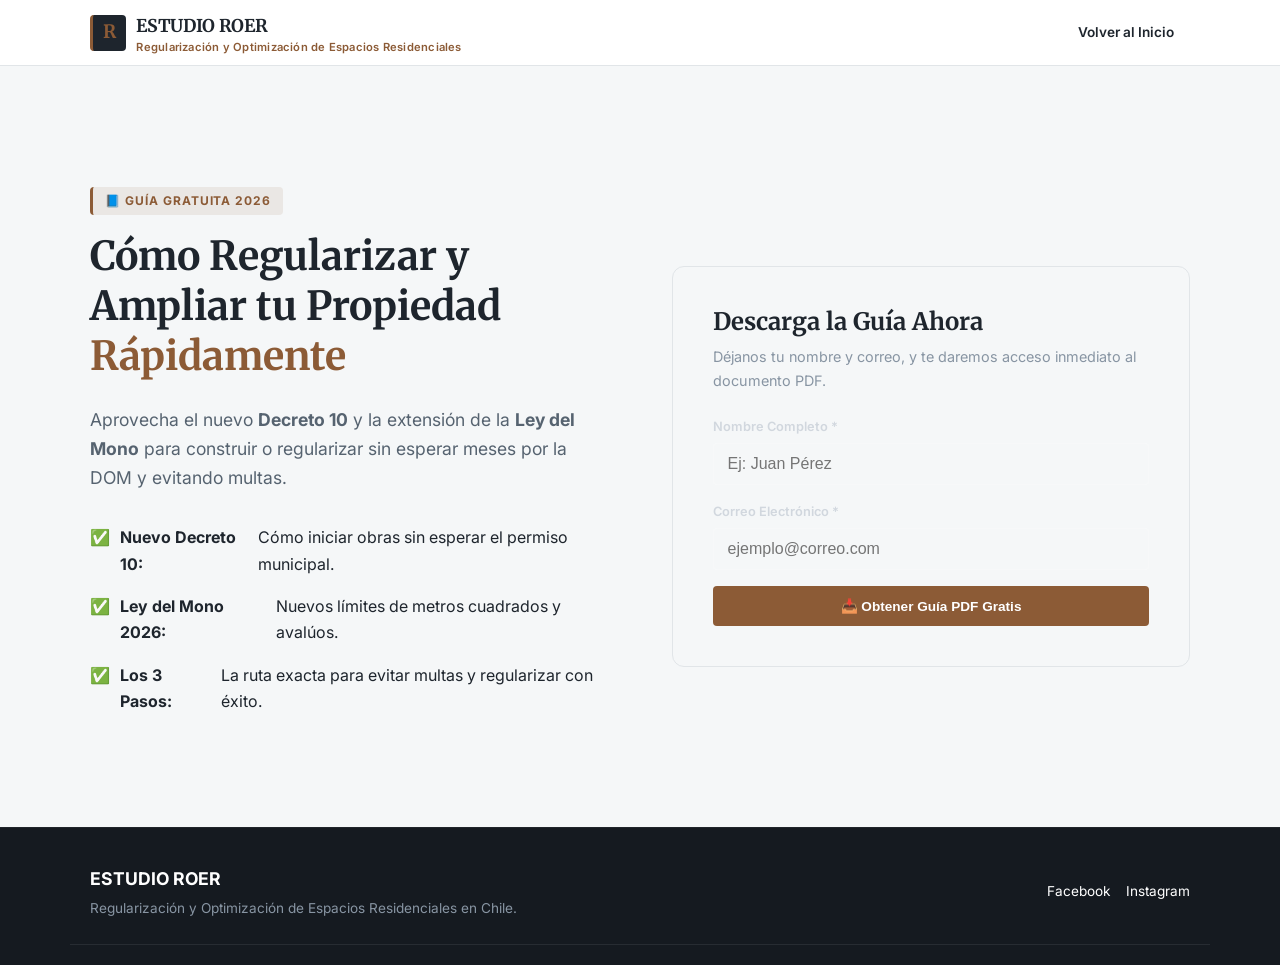
<file: guia.html>
<!DOCTYPE html>
<html lang="es-CL">
<head>
  <meta charset="UTF-8">
  <meta name="viewport" content="width=device-width, initial-scale=1.0">
  <title>Descarga Gratis: Guía Ley del Mono y Decreto 10 | Estudio ROER</title>
  <meta name="description" content="Aprovecha el nuevo Decreto 10 y la extensión de la Ley del Mono. Descarga nuestra guía gratuita y aprende cómo regularizar y ampliar sin multas.">
  <meta name="author" content="Estudio ROER Arquitectura">
  
  <!-- Fonts -->
  <link rel="preconnect" href="https://fonts.googleapis.com">
  <link rel="preconnect" href="https://fonts.gstatic.com" crossorigin>
  <link href="https://fonts.googleapis.com/css2?family=Inter:wght@400;500;600;700&family=Merriweather:wght@400;700&display=swap" rel="stylesheet">

  <!-- Stylesheet -->
  <link rel="stylesheet" href="assets/css/styles.css">
  
  <!-- Favicon -->
  <link rel="icon" href="data:image/svg+xml,<svg xmlns=%22http://www.w3.org/2000/svg%22 viewBox=%220 0 100 100%22><text y=%22.9em%22 font-size=%2290%22 font-weight=%22bold%22 fill=%22%238c5b36%22>R</text></svg>">
  <style>
    .landing-hero {
      padding: 120px 0 80px;
      background: var(--bg-color);
    }
    .landing-grid {
      display: grid;
      grid-template-columns: 1fr 1fr;
      gap: 4rem;
      align-items: center;
    }
    @media (max-width: 768px) {
      .landing-grid { grid-template-columns: 1fr; }
    }
    .lead-magnet-form {
      background: var(--concrete-bg);
      padding: 2.5rem;
      border-radius: 12px;
      border: 1px solid var(--concrete-border);
    }
    .success-message {
      display: none;
      text-align: center;
      padding: 2rem;
      background: #e8f5e9;
      border-radius: 8px;
      border: 1px solid #c8e6c9;
    }
    .success-message h3 { color: #2e7d32; margin-bottom: 1rem; }
    .success-message a { margin-top: 1rem; display: inline-block; }
  </style>
</head>
<body>

  <!-- Navbar -->
  <nav class="navbar">
    <div class="container nav-container">
      <a href="index.html" class="brand-logo">
        <div class="logo-badge">R</div>
        <div>
          <span class="brand-name">ESTUDIO ROER</span>
          <small style="display:block; font-size:0.7rem; font-weight:600; color:var(--wood-warm); letter-spacing:0.02em; line-height:1.1;">
            Regularización y Optimización de Espacios Residenciales
          </small>
        </div>
      </a>
      <a href="index.html" class="btn btn-outline-minimal btn-minimal">
        Volver al Inicio
      </a>
    </div>
  </nav>

  <!-- Landing Section -->
  <section class="landing-hero">
    <div class="container landing-grid">
      <div class="hero-content">
        <span class="hero-tag">📘 GUÍA GRATUITA 2026</span>
        <h1 class="hero-title" style="font-size: 2.5rem; margin-bottom: 1.5rem;">
          Cómo Regularizar y Ampliar tu Propiedad <span>Rápidamente</span>
        </h1>
        <p class="hero-subtitle" style="font-size: 1.1rem; margin-bottom: 2rem;">
          Aprovecha el nuevo <strong>Decreto 10</strong> y la extensión de la <strong>Ley del Mono</strong> para construir o regularizar sin esperar meses por la DOM y evitando multas.
        </p>
        
        <ul style="list-style: none; padding: 0; margin-bottom: 2rem;">
          <li style="margin-bottom: 1rem; display: flex; align-items: flex-start; gap: 10px;">
            <span>✅</span> <strong>Nuevo Decreto 10:</strong> Cómo iniciar obras sin esperar el permiso municipal.
          </li>
          <li style="margin-bottom: 1rem; display: flex; align-items: flex-start; gap: 10px;">
            <span>✅</span> <strong>Ley del Mono 2026:</strong> Nuevos límites de metros cuadrados y avalúos.
          </li>
          <li style="margin-bottom: 1rem; display: flex; align-items: flex-start; gap: 10px;">
            <span>✅</span> <strong>Los 3 Pasos:</strong> La ruta exacta para evitar multas y regularizar con éxito.
          </li>
        </ul>
      </div>

      <div class="lead-magnet-form">
        <div id="form-container">
          <h3 style="font-size:1.5rem; margin-bottom:0.5rem;">Descarga la Guía Ahora</h3>
          <p style="font-size:0.9rem; color:var(--text-light); margin-bottom:1.5rem;">
            Déjanos tu nombre y correo, y te daremos acceso inmediato al documento PDF.
          </p>
          
          <form id="lead-form">
            <!-- Usamos el mismo Web3Forms que ya tienes -->
            <input type="hidden" name="access_key" value="74adcccc-d748-4d84-8eac-e027310cb0af">
            <input type="hidden" name="subject" value="NUEVO LEAD: Descargó Guía Ley del Mono">
            <input type="hidden" name="from_name" value="Estudio ROER Leads">

            <div class="form-group">
              <label for="lead-name">Nombre Completo *</label>
              <input type="text" id="lead-name" name="name" class="form-control" placeholder="Ej: Juan Pérez" required>
            </div>

            <div class="form-group">
              <label for="lead-email">Correo Electrónico *</label>
              <input type="email" id="lead-email" name="email" class="form-control" placeholder="ejemplo@correo.com" required>
            </div>

            <button type="submit" id="lead-submit-btn" class="btn btn-primary btn-minimal" style="width:100%;">
              📥 Obtener Guía PDF Gratis
            </button>
            <p id="lead-status" style="margin-top:1rem; font-size:0.85rem; display:none;"></p>
          </form>
        </div>

        <div id="success-container" class="success-message">
          <h3>¡Todo listo!</h3>
          <p>Hemos recibido tus datos. Haz clic en el botón de abajo para descargar tu guía.</p>
          <!-- Enlace al archivo PDF que crearemos -->
          <a href="assets/docs/Guia-Regularizacion-Roer.pdf" target="_blank" class="btn btn-primary btn-minimal">
            📄 Descargar PDF
          </a>
        </div>
      </div>
    </div>
  </section>

  <!-- Footer -->
  <footer class="footer">
    <div class="container footer-content">
      <div>
        <strong style="color:white; font-size:1.1rem;">ESTUDIO ROER</strong>
        <p style="font-size:0.85rem; margin-top:0.3rem;">Regularización y Optimización de Espacios Residenciales en Chile.</p>
      </div>

      <div class="footer-socials">
        <a href="https://www.facebook.com/estudioroer" target="_blank">Facebook</a>
        <a href="https://www.instagram.com/estudio.roer/" target="_blank">Instagram</a>
      </div>
    </div>
  </footer>

  <script>
    document.getElementById('lead-form').addEventListener('submit', function(e) {
      e.preventDefault();
      
      const form = e.target;
      const btn = document.getElementById('lead-submit-btn');
      const status = document.getElementById('lead-status');
      
      btn.innerText = 'Procesando...';
      btn.disabled = true;

      const formData = new FormData(form);

      fetch('https://api.web3forms.com/submit', {
        method: 'POST',
        body: formData
      })
      .then(async (response) => {
        let json = await response.json();
        if (response.status == 200) {
          // Éxito: Ocultar formulario, mostrar botón de descarga
          document.getElementById('form-container').style.display = 'none';
          document.getElementById('success-container').style.display = 'block';
        } else {
          status.style.display = 'block';
          status.style.color = 'red';
          status.innerText = json.message || 'Ocurrió un error. Intenta nuevamente.';
          btn.innerText = '📥 Obtener Guía PDF Gratis';
          btn.disabled = false;
        }
      })
      .catch(error => {
        status.style.display = 'block';
        status.style.color = 'red';
        status.innerText = 'Error de conexión. Intenta nuevamente.';
        btn.innerText = '📥 Obtener Guía PDF Gratis';
        btn.disabled = false;
      });
    });
  </script>
</body>
</html>
</file>
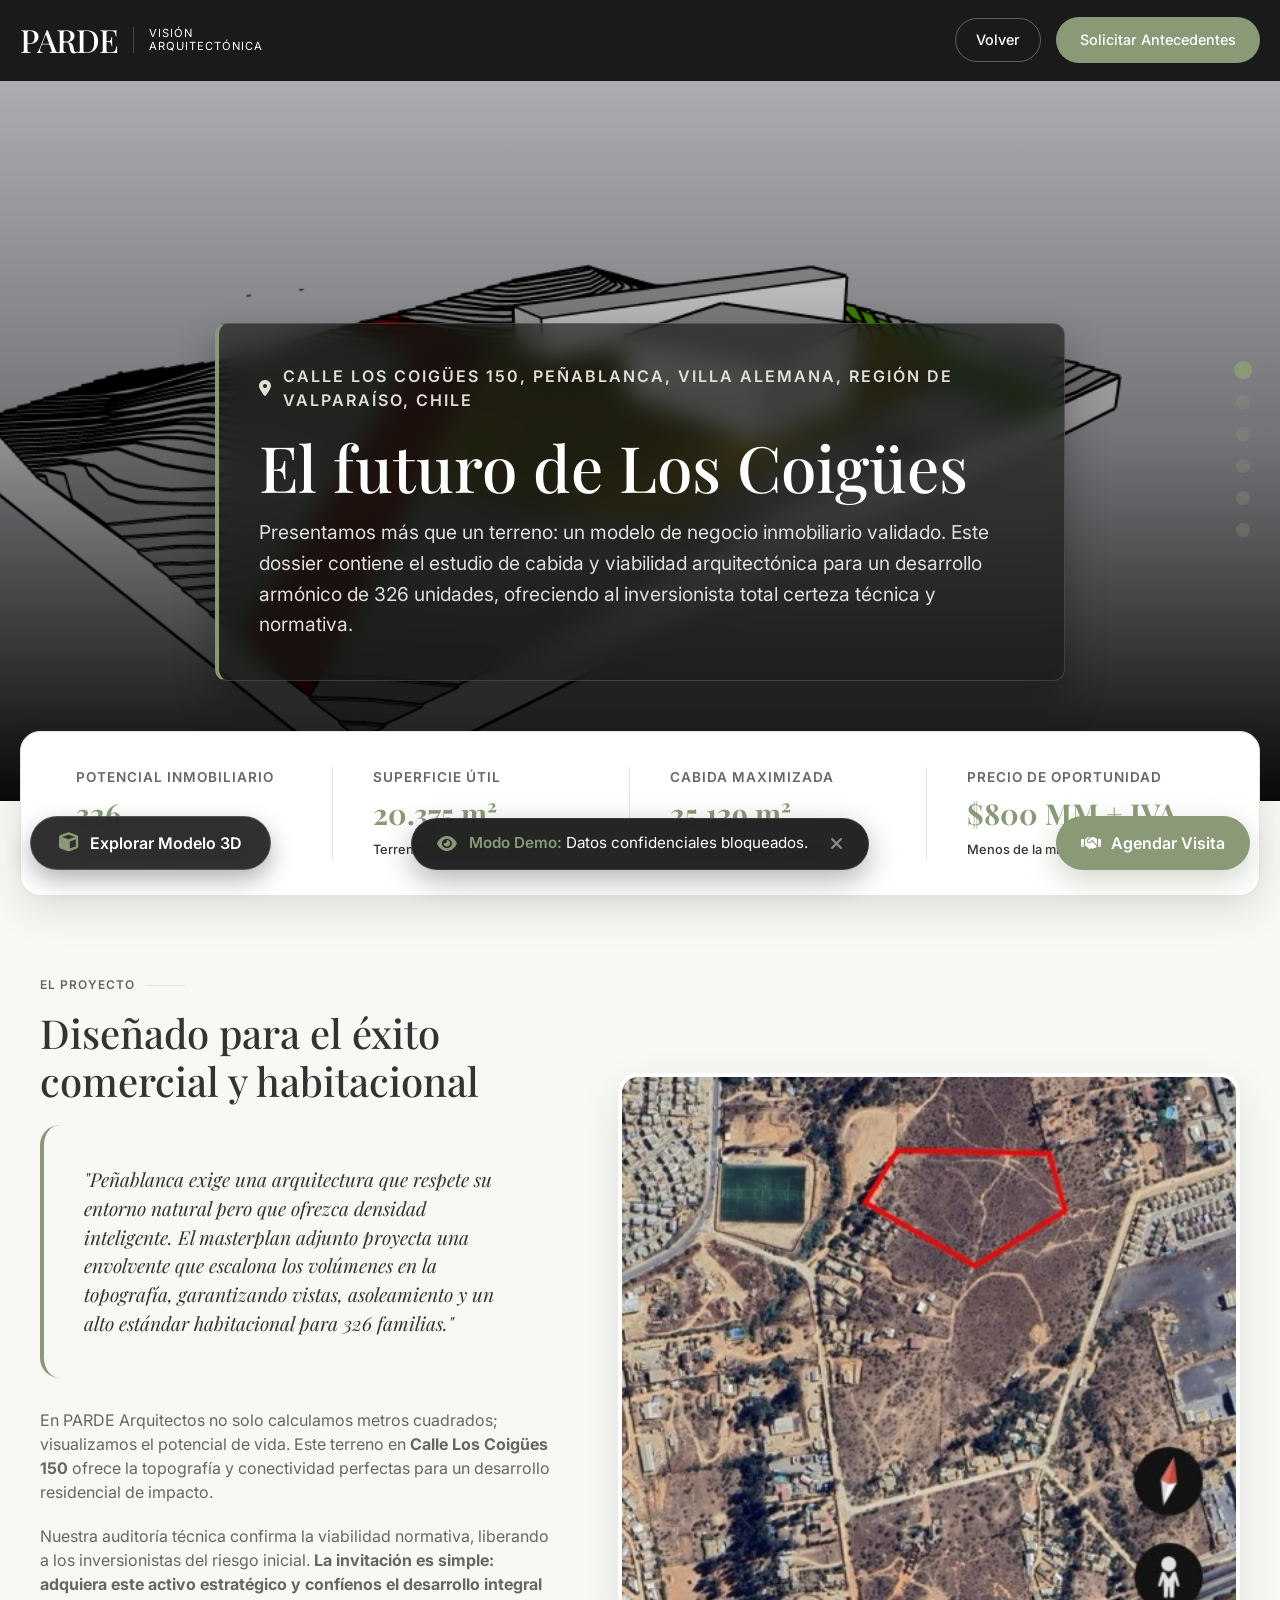
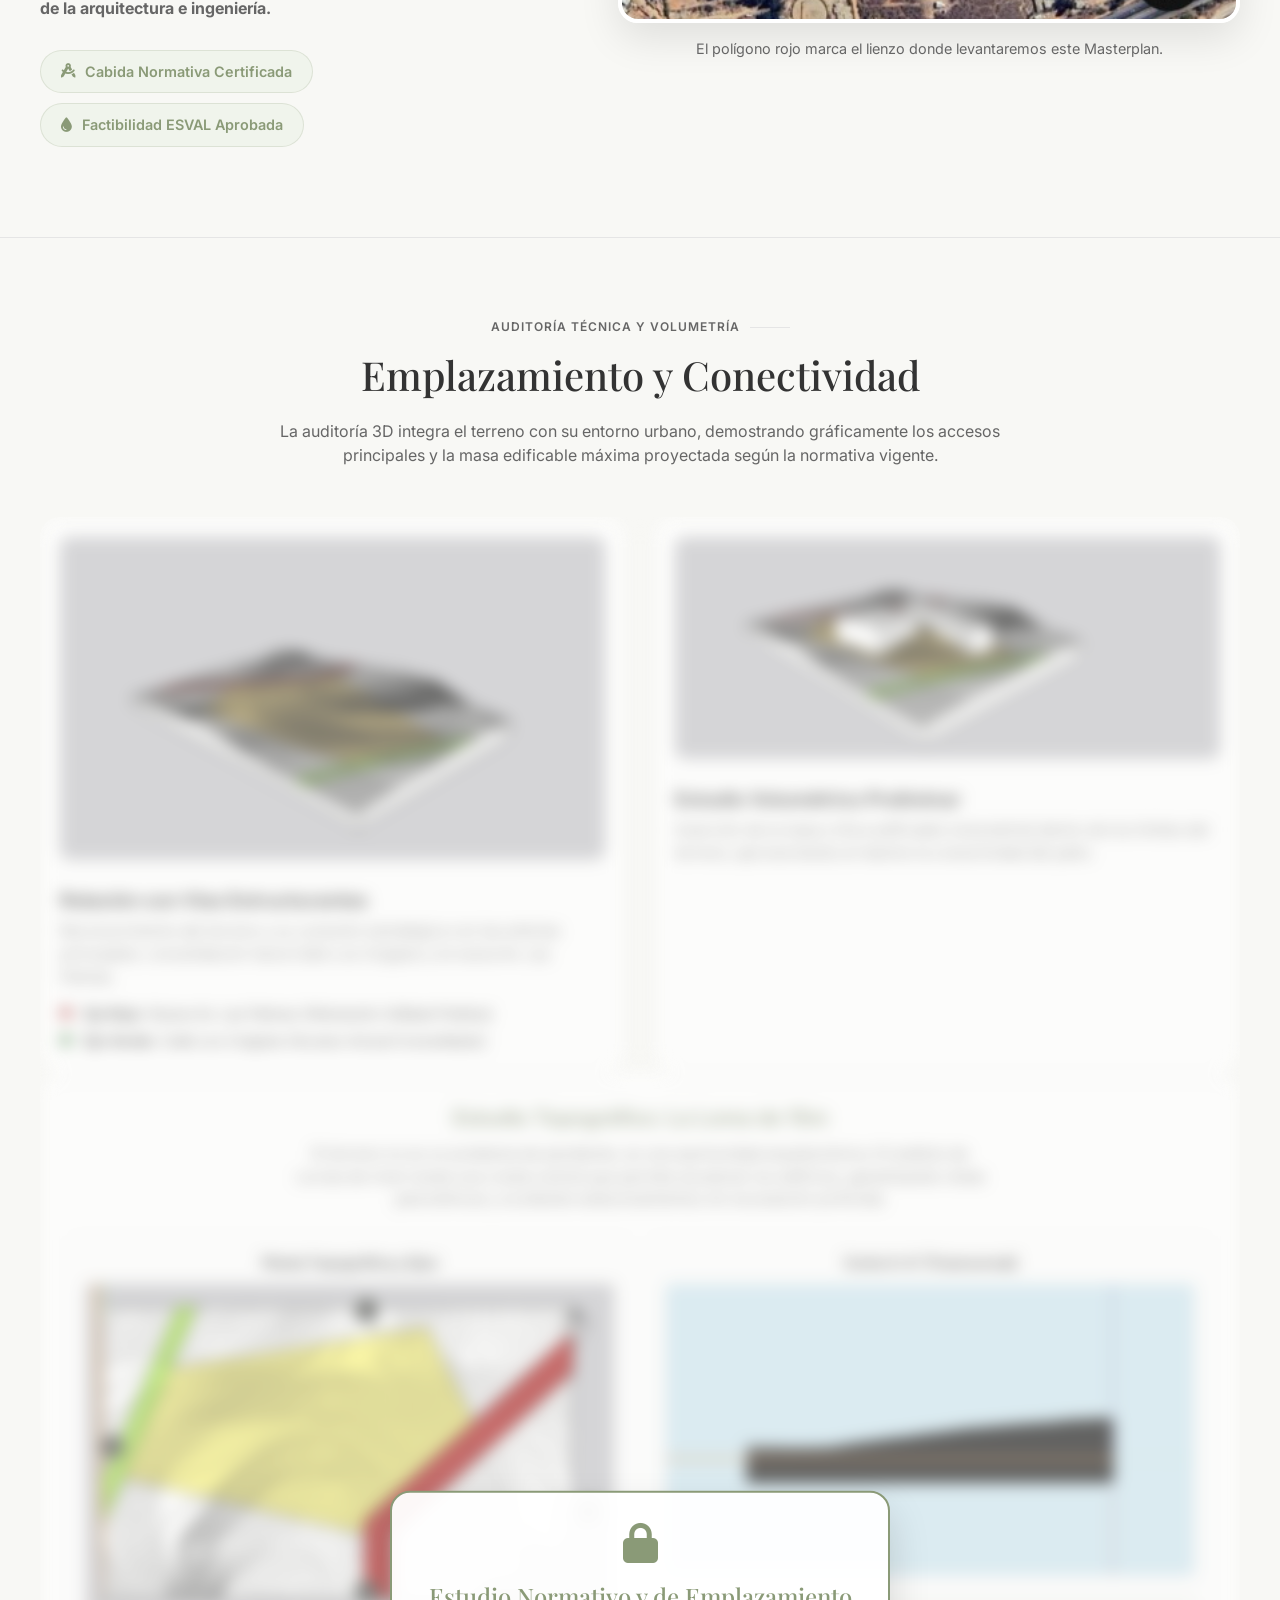
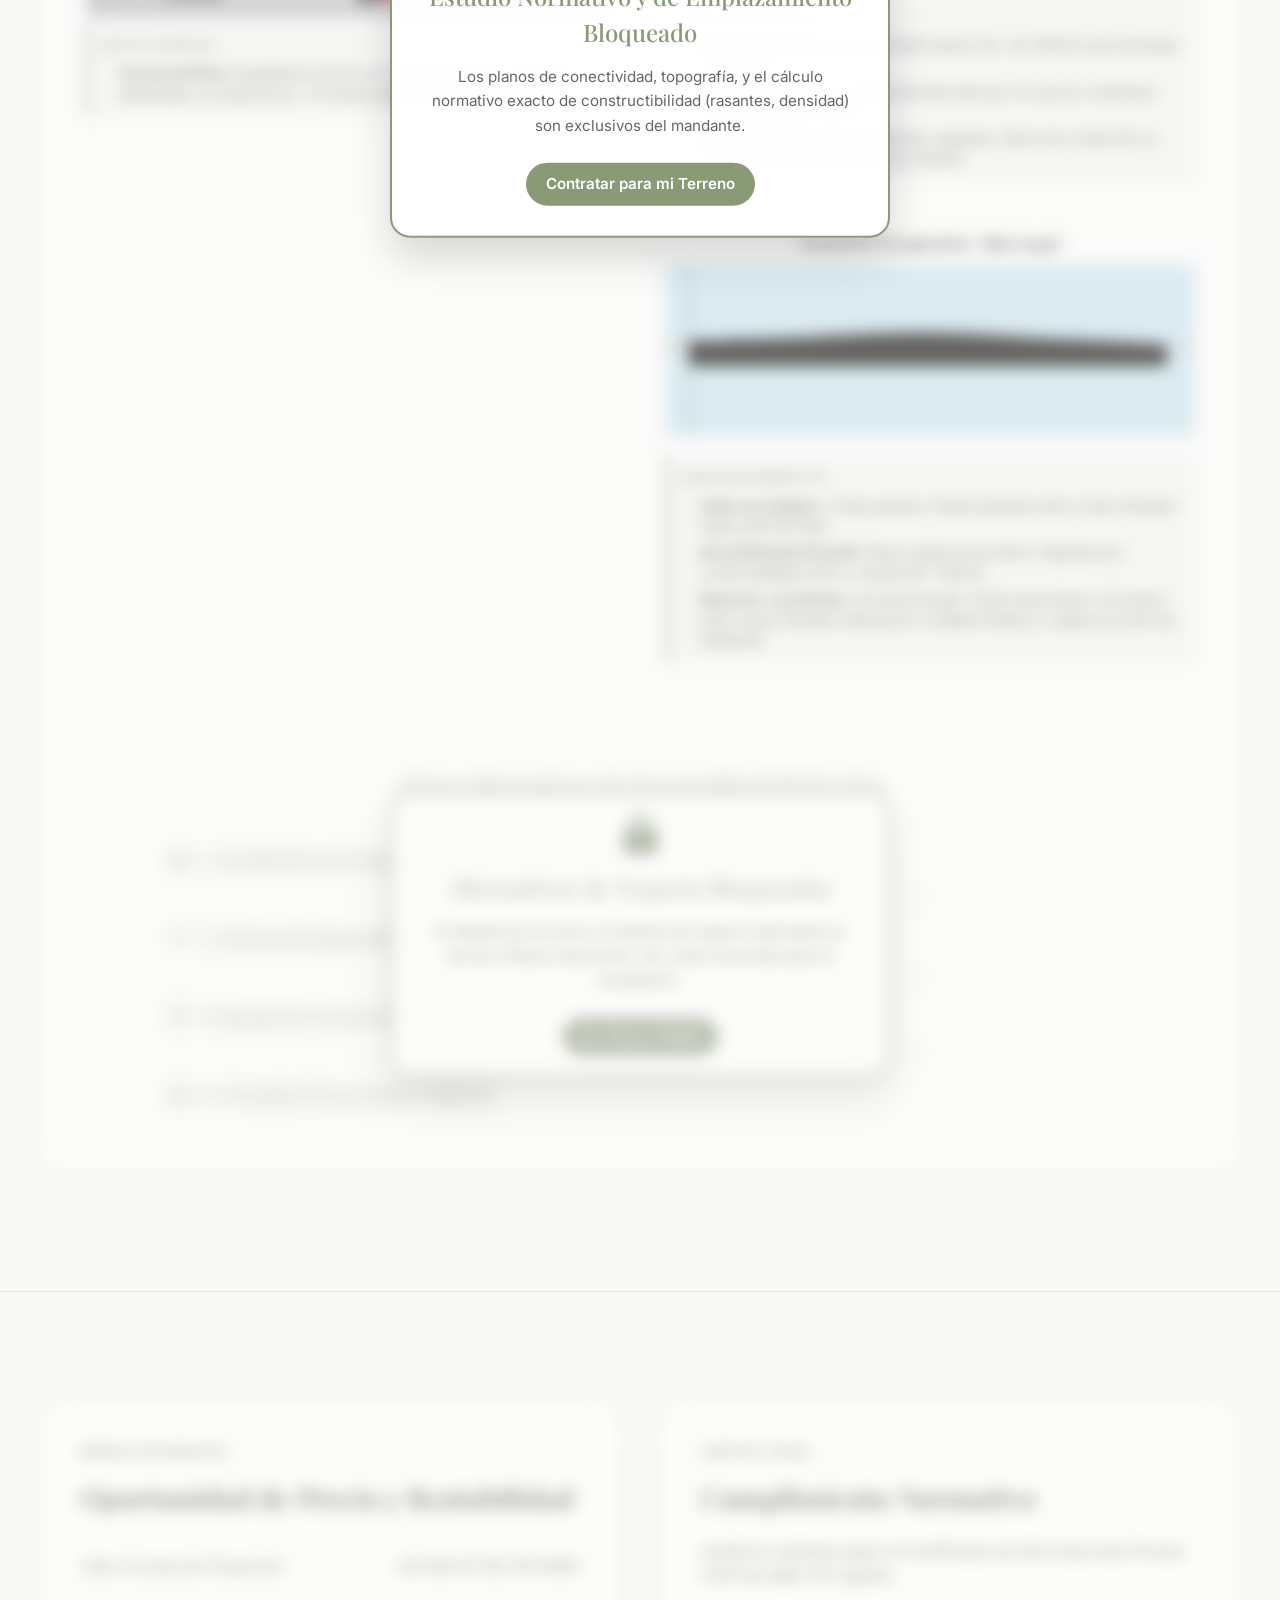
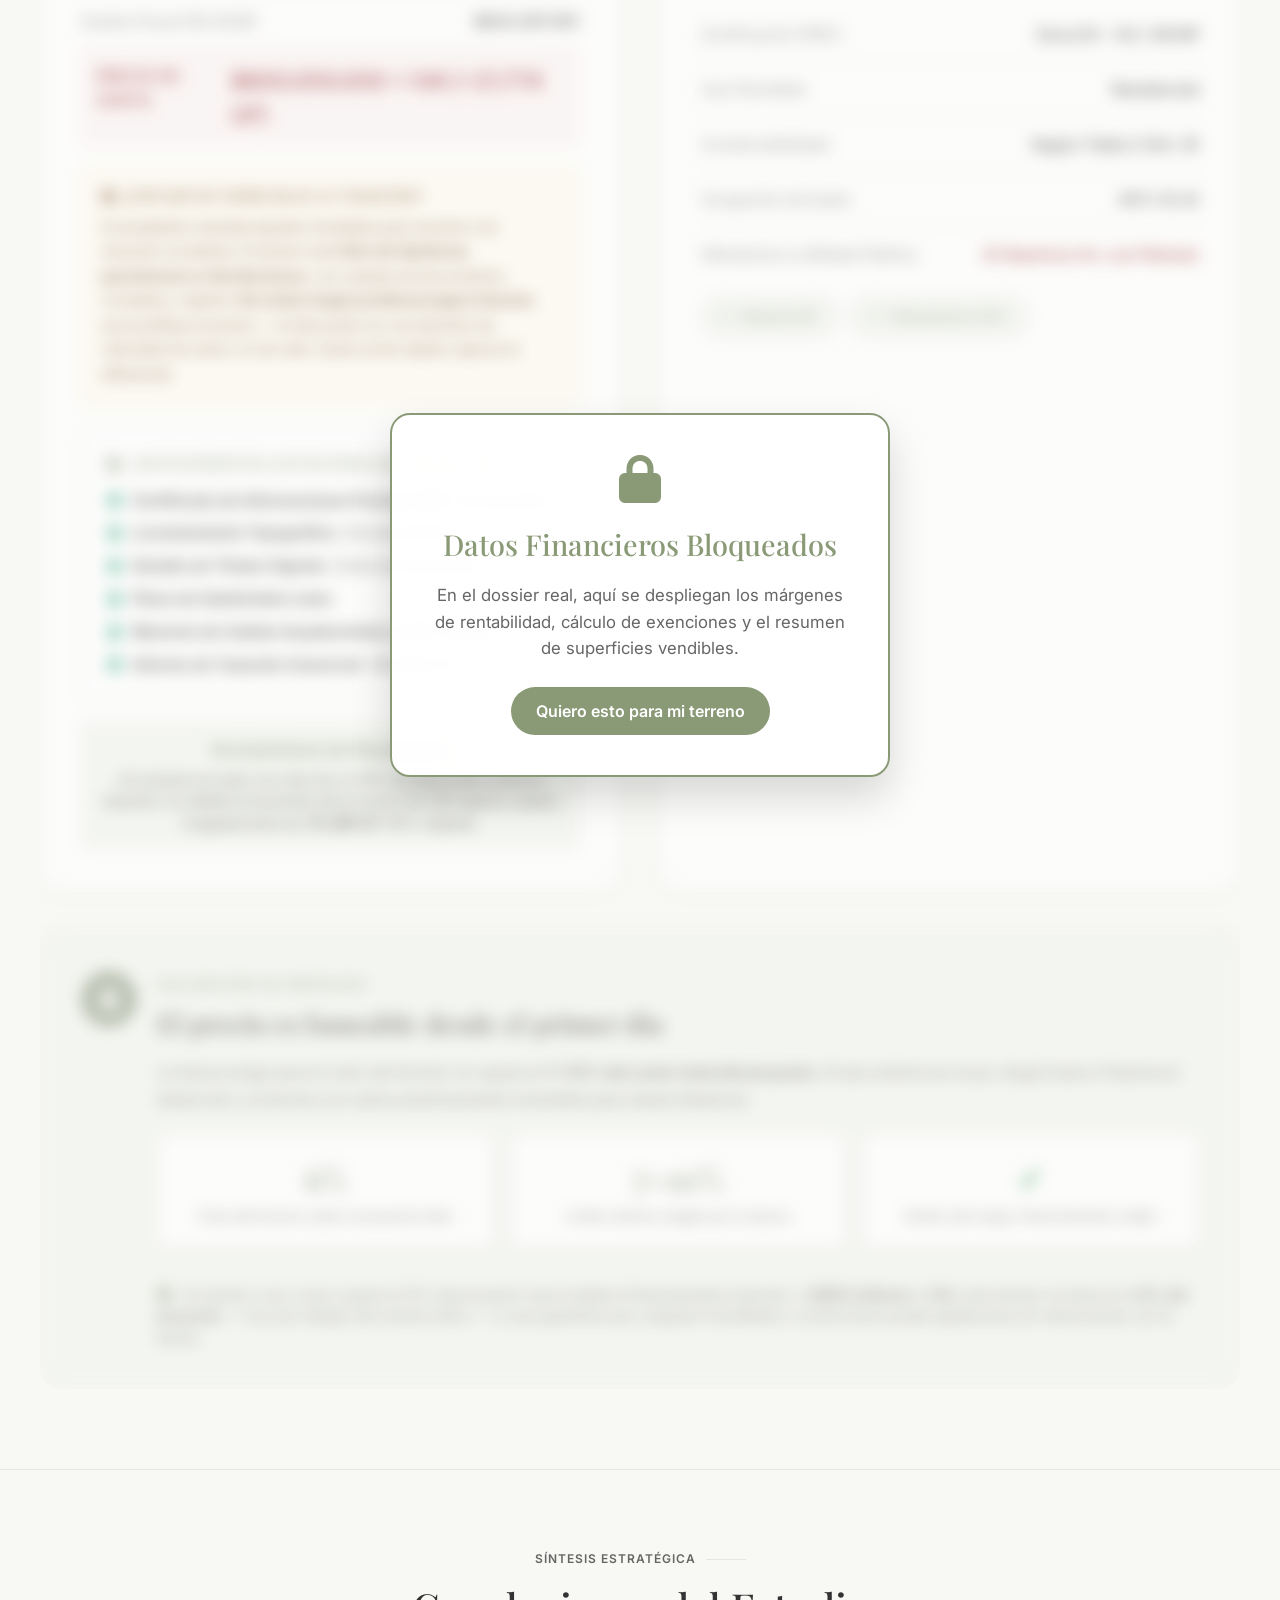
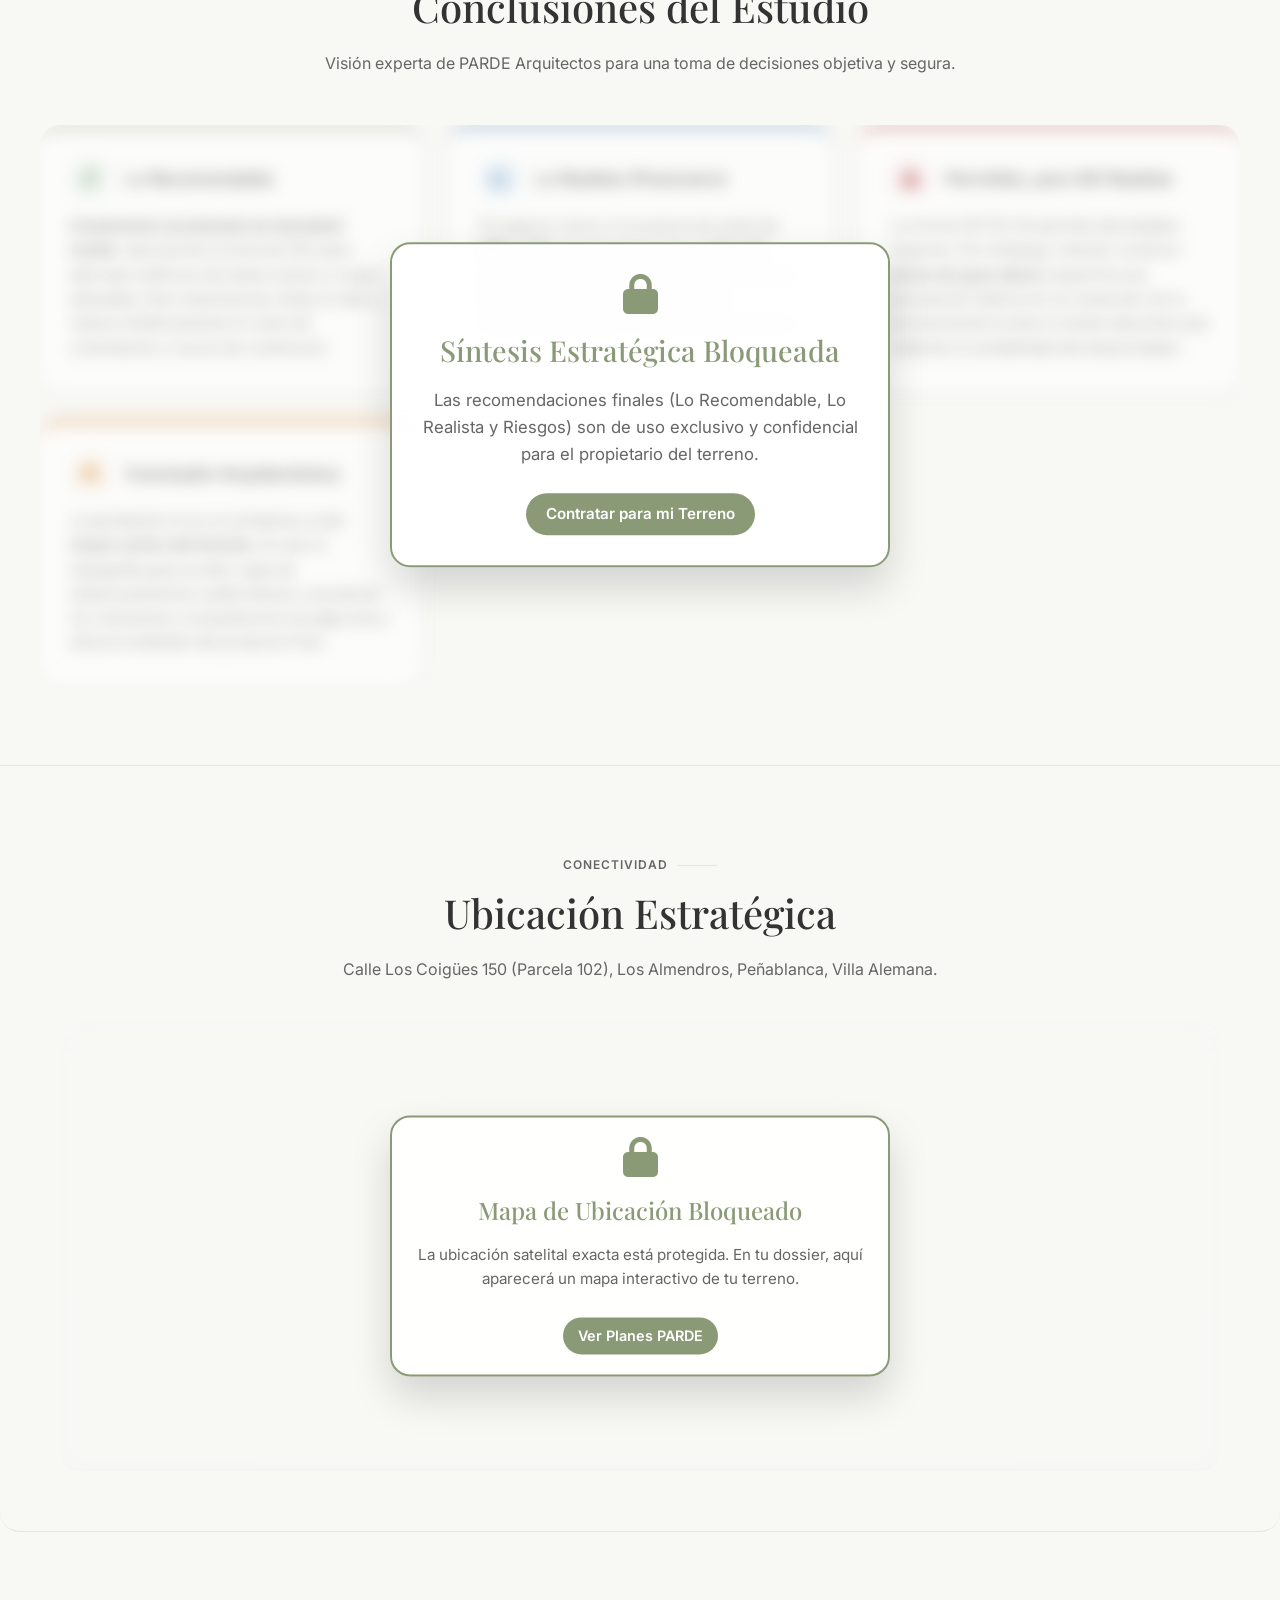
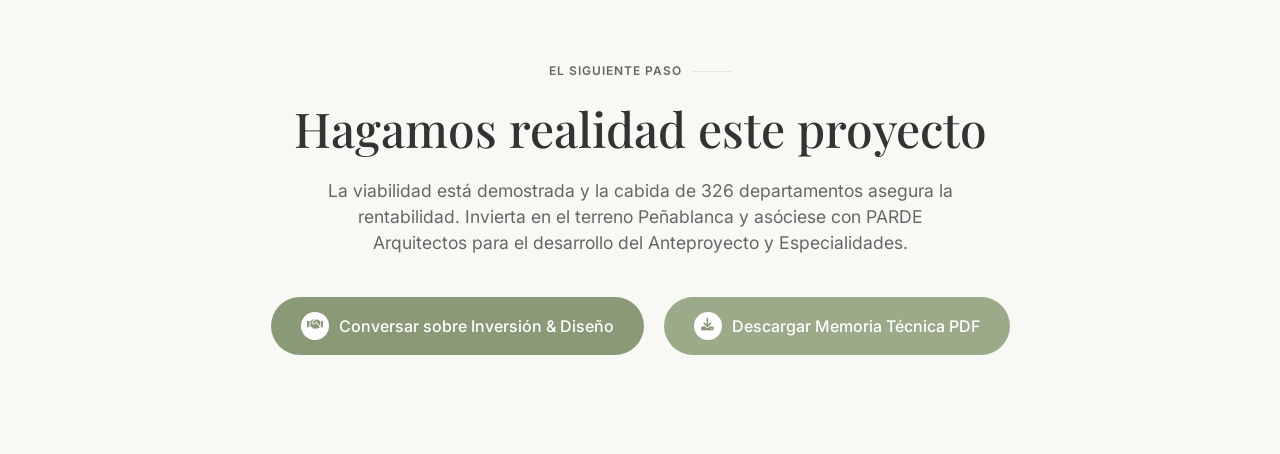
<file: ejemplo_demo/3_Dossier_Web_Interactivo/dossier-penablanca.html>
<!DOCTYPE html>
<html lang="es">
<head>
    <meta charset="UTF-8">
    <meta name="viewport" content="width=device-width, initial-scale=1.0">
    <title>Visión de Desarrollo - Terreno Peñablanca | PARDE Arquitectos</title>
    <link rel="stylesheet" href="parde_estilos.css">
    <link rel="stylesheet" href="https://cdnjs.cloudflare.com/ajax/libs/font-awesome/6.4.0/css/all.min.css">
    <link href="https://fonts.googleapis.com/css2?family=Playfair+Display:ital,wght@0,400;0,500;0,600;1,400&family=Inter:wght@300;400;500;600&display=swap" rel="stylesheet">
    <style>
        /* Specific dossier styles */
        .dossier-header { background-color: #1a1a1a; color: white; }
        .dossier-header .logo h1 { color: white; }
        .dossier-header .logo span { border-color: rgba(255,255,255,0.2); }
        
        .property-hero { position: relative; height: 80vh; min-height: 600px; display: flex; align-items: flex-end; padding-bottom: 120px; }
        .property-hero-bg { position: absolute; top: 0; left: 0; width: 100%; height: 100%; z-index: -1; }
        .property-hero-bg img { width: 100%; height: 100%; object-fit: cover; }
        .property-hero-bg::after { content: ''; position: absolute; top: 0; left: 0; width: 100%; height: 100%; background: linear-gradient(to top, rgba(0,0,0,0.95) 0%, rgba(0,0,0,0.4) 50%, rgba(0,0,0,0.1) 100%); }
        
        .property-title { color: white; font-size: 4rem; margin-bottom: 15px; line-height: 1.1; }
        .property-location { color: var(--primary-color); font-size: 1.2rem; font-weight: 600; display: flex; align-items: center; gap: 10px; margin-bottom: 20px; text-transform: uppercase; letter-spacing: 2px; }
        
        .key-metrics { display: grid; grid-template-columns: repeat(4, 1fr); gap: 20px; background: white; padding: 35px; border-radius: var(--border-radius); box-shadow: 0 15px 40px rgba(0,0,0,0.1); margin-top: -70px; position: relative; z-index: 10; border: 1px solid var(--border-color); }
        .metric { border-right: 1px solid var(--border-color); padding: 0 20px; }
        .metric:last-child { border-right: none; }
        .metric span { font-size: 0.85rem; color: var(--text-light); text-transform: uppercase; letter-spacing: 1px; font-weight: 600; display: block; margin-bottom: 5px; }
        .metric strong { font-size: 1.8rem; color: var(--primary-color); font-family: var(--font-serif); display: block; }
        .metric small { font-size: 0.8rem; color: var(--text-color); font-weight: 500; }
        
        .dossier-section { padding: 80px 40px; border-bottom: 1px solid var(--border-color); }
        
        .vision-grid { display: grid; grid-template-columns: 1fr 1.2fr; gap: 60px; align-items: center; }
        
        .data-grid { display: grid; grid-template-columns: 1fr 1fr; gap: 40px; }
        .data-list li { padding: 15px 0; border-bottom: 1px solid var(--border-color); display: flex; justify-content: space-between; }
        .data-list li:last-child { border-bottom: none; }
        .data-list strong { font-weight: 600; color: var(--text-color); }
        
        .cert-badge { display: inline-flex; align-items: center; gap: 10px; background: #F0F4EC; color: var(--primary-color); padding: 10px 20px; border-radius: 30px; font-weight: 600; font-size: 0.9rem; margin-right: 10px; margin-bottom: 10px; border: 1px solid rgba(138, 154, 119, 0.2); }
        
        .architect-quote { background: var(--bg-color); padding: 40px; border-radius: var(--border-radius); border-left: 4px solid var(--primary-color); font-family: var(--font-serif); font-size: 1.2rem; font-style: italic; color: var(--text-color); margin-bottom: 30px; }
        
        /* Scroll Spy Navigation */
        .scroll-spy-nav { position: fixed; top: 50%; right: 30px; transform: translateY(-50%); z-index: 1000; display: flex; flex-direction: column; gap: 18px; }
        .spy-dot { width: 14px; height: 14px; border-radius: 50%; background-color: rgba(138, 154, 119, 0.3); border: 2px solid transparent; cursor: pointer; transition: all 0.3s cubic-bezier(0.175, 0.885, 0.32, 1.275); position: relative; text-decoration: none; }
        .spy-dot:hover, .spy-dot.active { background-color: var(--primary-color); transform: scale(1.3); }
        .spy-dot::before { content: attr(data-tooltip); position: absolute; right: 25px; top: 50%; transform: translateY(-50%); background: #1a1a1a; color: white; padding: 6px 14px; border-radius: 6px; font-size: 0.8rem; font-family: var(--font-sans); font-weight: 500; opacity: 0; visibility: hidden; transition: all 0.3s ease; white-space: nowrap; pointer-events: none; box-shadow: 0 4px 12px rgba(0,0,0,0.1); }
        .spy-dot:hover::before { opacity: 1; visibility: visible; right: 20px; }
        .spy-dot::after { content: ''; position: absolute; right: 10px; top: 50%; transform: translateY(-50%); border-width: 5px; border-style: solid; border-color: transparent transparent transparent #1a1a1a; opacity: 0; visibility: hidden; transition: all 0.3s ease; }
        .spy-dot:hover::after { opacity: 1; visibility: visible; right: 11px; }

        /* Accordion Bubbles */
        .accordion-container { max-width: 1000px; margin: 40px auto 0 auto; }
        .accordion-item { background: white; border-radius: 12px; margin-bottom: 15px; box-shadow: 0 5px 20px rgba(0,0,0,0.03); overflow: hidden; border: 1px solid var(--border-color); }
        .accordion-header { width: 100%; text-align: left; padding: 20px 25px; background: none; border: none; font-size: 1.1rem; font-family: var(--font-sans); font-weight: 600; color: var(--text-color); cursor: pointer; display: flex; justify-content: space-between; align-items: center; transition: background 0.3s; }
        .accordion-header:hover { background: var(--bg-color); }
        .accordion-header i.icon-main { color: var(--primary-color); margin-right: 10px; width: 25px; text-align: center; }
        .accordion-header .arrow { transition: transform 0.3s; color: #ccc; }
        .accordion-item.active .accordion-header .arrow { transform: rotate(180deg); color: var(--primary-color); }
        .accordion-content { max-height: 0; overflow: hidden; transition: max-height 0.4s ease-out, padding 0.4s ease; background: var(--bg-color); padding: 0 25px; }
        .accordion-item.active .accordion-content { padding: 25px; border-top: 1px solid var(--border-color); }
        .mini-grid { display: grid; grid-template-columns: repeat(auto-fit, minmax(200px, 1fr)); gap: 20px; margin-bottom: 15px; }
        .mini-card { background: white; padding: 15px; border-radius: 8px; border-left: 3px solid var(--primary-color); font-size: 0.9rem; box-shadow: 0 2px 10px rgba(0,0,0,0.02); }
        .mini-card strong { display: block; margin-bottom: 5px; color: var(--text-color); }
        .landmark-chip { display: inline-flex; align-items: center; gap: 8px; background: #e3f2fd; color: #1976d2; padding: 8px 15px; border-radius: 20px; font-size: 0.85rem; font-weight: 600; }
        
        /* Hotspots */
        .hotspot-container { position: relative; display: inline-block; width: 100%; border-radius: 4px; overflow: hidden; box-shadow: 0 2px 10px rgba(0,0,0,0.05); }
        .hotspot-container img { display: block; width: 100%; border-radius: 4px; }
        .hotspot { 
            position: absolute; 
            width: 24px; height: 24px; 
            background: rgba(138, 154, 119, 0.7); 
            border: 2px solid #fff; 
            border-radius: 50%; 
            cursor: pointer; 
            transform: translate(-50%, -50%);
            box-shadow: 0 0 10px rgba(0,0,0,0.2);
            transition: all 0.3s ease;
            z-index: 10;
            animation: pulse 2s infinite;
        }
        .hotspot:hover { background: rgba(138, 154, 119, 1); transform: translate(-50%, -50%) scale(1.2); animation: none; z-index: 20; }
        .hotspot-tooltip {
            position: absolute;
            bottom: 130%; left: 50%;
            transform: translateX(-50%) translateY(10px);
            background: rgba(26, 26, 26, 0.95);
            color: #fff;
            padding: 12px 16px;
            border-radius: 8px;
            font-size: 0.85rem;
            width: max-content;
            max-width: 220px;
            text-align: center;
            box-shadow: 0 5px 15px rgba(0,0,0,0.2);
            opacity: 0; visibility: hidden;
            transition: all 0.3s ease;
            pointer-events: none;
            border: 1px solid rgba(255,255,255,0.1);
            font-family: var(--font-sans);
            line-height: 1.4;
        }
        .hotspot-tooltip::after {
            content: ''; position: absolute; top: 100%; left: 30px;
            border-width: 6px; border-style: solid; border-color: rgba(26, 26, 26, 0.95) transparent transparent transparent;
        }
        .hotspot:hover .hotspot-tooltip { opacity: 1; visibility: visible; transform: translateX(-50%) translateY(0); }
        @keyframes pulse { 0% { box-shadow: 0 0 0 0 rgba(138,154,119, 0.6); } 70% { box-shadow: 0 0 0 12px rgba(138,154,119, 0); } 100% { box-shadow: 0 0 0 0 rgba(138,154,119, 0); } }
    
        @media (max-width: 1200px) {
            .key-metrics { padding: 25px; gap: 15px; }
            .metric { padding: 0 15px; }
            .metric strong { font-size: 1.5rem; }
        }
        @media (max-width: 992px) {
            .dossier-section { padding: 60px 25px; }
            .key-metrics { grid-template-columns: repeat(2, 1fr); margin-top: -40px; }
            .metric:nth-child(2) { border-right: none; }
            .metric { border-bottom: 1px solid var(--border-color); padding-bottom: 15px; margin-bottom: 15px; }
            .metric:nth-child(3), .metric:nth-child(4) { border-bottom: none; margin-bottom: 0; padding-bottom: 0; }
            .vision-grid { grid-template-columns: 1fr; gap: 40px; }
            .data-grid { grid-template-columns: 1fr; }
            .property-title { font-size: 2.8rem; }
        }
        @media (max-width: 768px) {
            .dossier-section { padding: 50px 20px; }
            .key-metrics { grid-template-columns: 1fr; }
            .metric { border-right: none !important; border-bottom: 1px solid var(--border-color) !important; padding-bottom: 15px !important; margin-bottom: 15px !important; }
            .metric:last-child { border-bottom: none !important; margin-bottom: 0 !important; padding-bottom: 0 !important; }
            .topo-grid { grid-template-columns: 1fr !important; }
            .mini-grid { grid-template-columns: 1fr !important; }
            .scroll-spy-nav { display: none; } /* Hide dots on mobile */
        }

    </style>

    <style>
        .demo-wrapper {
            position: relative;
            overflow: hidden;
            border-radius: 20px;
            margin-top: 30px;
        }
        .demo-blur {
            filter: blur(8px) grayscale(30%);
            pointer-events: none;
            user-select: none;
            opacity: 0.6;
        }
        .demo-overlay {
            position: absolute;
            top: 50%;
            left: 50%;
            transform: translate(-50%, -50%);
            background: rgba(255, 255, 255, 0.95);
            padding: 40px;
            border-radius: 20px;
            text-align: center;
            box-shadow: 0 20px 40px rgba(0,0,0,0.15);
            z-index: 10;
            width: 85%;
            max-width: 500px;
            border: 2px solid #8A9A77; /* primary color */
        }
        .demo-overlay h3 {
            color: #8A9A77;
            font-family: 'Playfair Display', serif;
            font-size: 1.8rem;
            margin-bottom: 15px;
        }
        .demo-overlay p {
            color: #666;
            font-size: 1.05rem;
            margin-bottom: 25px;
            line-height: 1.6;
        }
        .demo-overlay .btn-lock {
            background-color: #8A9A77;
            color: white;
            padding: 12px 25px;
            border-radius: 30px;
            text-decoration: none;
            font-weight: 600;
            display: inline-block;
            transition: all 0.3s;
        }
        .demo-overlay .btn-lock:hover {
            background-color: #1a1a1a;
        }
        
        /* Welcome Toast */
        .demo-toast {
            position: fixed;
            bottom: 30px;
            left: 50%;
            transform: translateX(-50%);
            background: rgba(26, 26, 26, 0.95);
            backdrop-filter: blur(10px);
            color: white;
            padding: 12px 25px;
            border-radius: 40px;
            box-shadow: 0 10px 30px rgba(0,0,0,0.3);
            z-index: 9999;
            border: 1px solid rgba(255,255,255,0.1);
            animation: slideUpToast 1s forwards;
            display: flex;
            align-items: center;
            gap: 12px;
            white-space: nowrap;
        }
        .demo-toast p { margin: 0; font-size: 0.95rem; }
        .demo-toast p strong { color: #8A9A77; font-weight: 600; }
        .demo-toast .close-btn { color: #888; cursor: pointer; margin-left: 10px; font-size: 1.1rem; transition: color 0.3s; }
        .demo-toast .close-btn:hover { color: white; }
        .demo-toast i.icon { color: #8A9A77; font-size: 1.1rem; }
        
        @keyframes slideUpToast {
            from { bottom: -100px; opacity: 0; }
            to { bottom: 30px; opacity: 1; }
        }
    </style>

</head>
<body>

    <div class="demo-toast" id="demoToast">
        <i class="fa-solid fa-eye icon"></i>
        <p><strong>Modo Demo:</strong> Datos confidenciales bloqueados.</p>
        <div class="close-btn" onclick="document.getElementById('demoToast').style.display='none'"><i class="fa-solid fa-xmark"></i></div>
    </div>


    <!-- Dossier Header -->
    <header class="header dossier-header">
        <div class="container header-container">
            <div class="logo">
                <h1>PARDE</h1>
                <span style="color:white;">Visión<br>Arquitectónica</span>
            </div>
            <div class="header-actions">
                <a href="../../index.html" class="btn btn-secondary" style="background:transparent; border:1px solid rgba(255,255,255,0.3);">Volver</a>
                <a href="#contacto" class="btn btn-primary">Solicitar Antecedentes</a>
            </div>
        </div>
    </header>

    <!-- Property Hero -->
    <section id="inicio" class="property-hero">
        <div class="property-hero-bg">
            <img src="img/analisis_3d/Vista_2/2.2.2.png" alt="Visión Arquitectónica Peñablanca">
        </div>
        <div class="container">
            <div class="hero-glass-panel" style="background: rgba(20, 25, 20, 0.65); backdrop-filter: blur(12px); -webkit-backdrop-filter: blur(12px); padding: 40px; border-radius: 12px; border: 1px solid rgba(255, 255, 255, 0.15); max-width: 850px; box-shadow: 0 20px 40px rgba(0,0,0,0.3); border-left: 4px solid #8A9A77;">
<div class="property-location" style="font-size: 1rem; color: #E2DDD5;"><i class="fa-solid fa-location-dot"></i> Calle Los Coigües 150, Peñablanca, Villa Alemana, Región de Valparaíso, Chile</div>
            <h1 class="property-title">El futuro de Los Coigües</h1>
            <p style="color: #e0e0e0;  font-size: 1.2rem; line-height: 1.6; margin-bottom: 0;">Presentamos más que un terreno: un modelo de negocio inmobiliario validado. Este dossier contiene el estudio de cabida y viabilidad arquitectónica para un desarrollo armónico de 326 unidades, ofreciendo al inversionista total certeza técnica y normativa.</p>
            
        </div>
</div>
    </section>

    <!-- Key Metrics -->
    <div class="container">
        <div class="key-metrics scroll-animate fade-up">
            <div class="metric">
                <span>Potencial Inmobiliario</span>
                <strong>326</strong>
                <small>Departamentos proyectados</small>
            </div>
            <div class="metric">
                <span>Superficie Útil</span>
                <strong>20.375 m²</strong>
                <small>Terreno georreferenciado</small>
            </div>
            <div class="metric">
                <span>Cabida Maximizada</span>
                <strong>25.129 m²</strong>
                <small>Superficie total a construir</small>
            </div>
            <div class="metric">
                <span>Precio de Oportunidad</span>
                <strong>$800 MM + IVA</strong>
                <small>Menos de la mitad de tasación</small>
            </div>
        </div>
    </div>

    <!-- La Visión Arquitectónica -->
    <section id="proyecto" class="dossier-section container scroll-animate fade-in">
        <div class="vision-grid">
            <div>
                <span class="section-subtitle">EL PROYECTO</span>
                <h2 class="section-title">Diseñado para el éxito comercial y habitacional</h2>
                <div class="architect-quote">
                    "Peñablanca exige una arquitectura que respete su entorno natural pero que ofrezca densidad inteligente. El masterplan adjunto proyecta una envolvente que escalona los volúmenes en la topografía, garantizando vistas, asoleamiento y un alto estándar habitacional para 326 familias."
                </div>
                <p style="color: var(--text-light); margin-bottom: 20px;">
                    En PARDE Arquitectos no solo calculamos metros cuadrados; visualizamos el potencial de vida. Este terreno en <strong>Calle Los Coigües 150</strong> ofrece la topografía y conectividad perfectas para un desarrollo residencial de impacto.
                </p>
                <p style="color: var(--text-light); margin-bottom: 30px;">
                    Nuestra auditoría técnica confirma la viabilidad normativa, liberando a los inversionistas del riesgo inicial. <strong>La invitación es simple: adquiera este activo estratégico y confíenos el desarrollo integral de la arquitectura e ingeniería.</strong>
                </p>
                <div>
                    <div class="cert-badge"><i class="fa-solid fa-compass-drafting"></i> Cabida Normativa Certificada</div>
                    <div class="cert-badge"><i class="fa-solid fa-droplet"></i> Factibilidad ESVAL Aprobada</div>
                </div>
            </div>
            <div>
            <div style="width: 100%; height: 550px; overflow: hidden; border-radius: var(--border-radius); box-shadow: 0 15px 40px rgba(0,0,0,0.1); border: 4px solid white;">
                <img src="img/analisis_3d/satelite.jpg" alt="Ubicación Peñablanca" style="width: 100%; height: 100%; object-fit: cover; object-position: center center;">
            </div>
                <p style="text-align: center; margin-top: 15px; color: var(--text-light); font-size: 0.9rem;">El polígono rojo marca el lienzo donde levantaremos este Masterplan.</p>
            </div>
        </div>
            </div>
        </div>
    </section>

    <!-- Análisis de Cabida 3D -->
    <section id="auditoria" class="dossier-section container scroll-animate fade-up" style="background-color: var(--bg-color);">
        <div class="text-center" style="margin-bottom: 50px;">
            <span class="section-subtitle" style="justify-content: center;">AUDITORÍA TÉCNICA Y VOLUMETRÍA</span>
            <h2 class="section-title">Emplazamiento y Conectividad</h2>
            <p style="color: var(--text-light); max-width: 750px; margin: 0 auto;">La auditoría 3D integra el terreno con su entorno urbano, demostrando gráficamente los accesos principales y la masa edificable máxima proyectada según la normativa vigente.</p>
        </div>
        <div class="demo-wrapper">
            <div class="demo-overlay" style="padding: 30px;">
                <i class="fa-solid fa-lock" style="font-size: 2.5rem; color: #8A9A77; margin-bottom: 15px;"></i>
                <h3 style="font-size: 1.5rem;">Estudio Normativo y de Emplazamiento Bloqueado</h3>
                <p style="font-size: 0.95rem;">Los planos de conectividad, topografía, y el cálculo normativo exacto de constructibilidad (rasantes, densidad) son exclusivos del mandante.</p>
                <a href="../../index.html#contacto" class="btn-lock" style="padding: 10px 20px; font-size: 0.95rem;">Contratar para mi Terreno</a>
            </div>
            <div class="demo-blur">
        
        <div style="display: grid; grid-template-columns: 1fr 1fr; gap: 30px;">
            <div style="background: white; padding: 20px; border-radius: var(--border-radius); box-shadow: 0 5px 20px rgba(0,0,0,0.03);">
                <img src="img/analisis_3d/Vista_1/vias_estructurantes.png" alt="Emplazamiento y Accesos" style="width: 100%; border-radius: var(--border-radius-sm);">
                <h4 style="margin-top: 20px; font-family: var(--font-sans); font-size: 1.2rem;">Relación con Vías Estructurantes</h4>
                <p style="font-size: 0.95rem; color: var(--text-light); margin-top: 5px;">Reconocimiento del terreno y su conexión estratégica con las arterias principales: consolidación hacia Calle Los Coigües y la nueva Av. Las Palmas.</p>
                <ul style="list-style: none; padding: 0; margin-top: 15px; font-size: 0.9rem; color: var(--text-color);">
                    <li style="margin-bottom: 5px;"><span style="display:inline-block; width:12px; height:12px; background:#d32f2f; border-radius:50%; margin-right:8px;"></span> <strong>Eje Rojo:</strong> Nueva Av. Las Palmas (Afectación Utilidad Pública)</li>
                    <li><span style="display:inline-block; width:12px; height:12px; background:#388e3c; border-radius:50%; margin-right:8px;"></span> <strong>Eje Verde:</strong> Calle Los Coigües (Acceso Actual Consolidado)</li>
                </ul>
            </div>
            <div style="background: white; padding: 20px; border-radius: var(--border-radius); box-shadow: 0 5px 20px rgba(0,0,0,0.03);">
                <img src="img/analisis_3d/Vista_1/vias_con_volumetria.png" alt="Estudio Volumétrico" style="width: 100%; border-radius: var(--border-radius-sm);">
                <h4 style="margin-top: 20px; font-family: var(--font-sans); font-size: 1.2rem;">Estudio Volumétrico Preliminar</h4>
                <p style="font-size: 0.95rem; color: var(--text-light); margin-top: 5px;">Inserción de la masa crítica edificable (volumetría) dentro de los límites del terreno, aprovechando al máximo la conectividad del paño.</p>
            </div>
        </div>
        
        <div style="margin-bottom: 40px; padding: 30px; background: #fff; border-radius: var(--border-radius); box-shadow: 0 5px 20px rgba(0,0,0,0.03);">
                <div style="text-align: center; margin-bottom: 25px;">
                    <h4 style="font-family: var(--font-sans); color: var(--primary-color); margin-bottom: 10px; font-size: 1.3rem;">Estudio Topográfico: La Loma de 15m</h4>
                    <p style="color: var(--text-light); font-size: 0.95rem; max-width: 700px; margin: 0 auto;">El terreno no es un problema de pendiente, es una oportunidad arquitectónica. El análisis de curvas de nivel revela una cresta central que permite escalonar los edificios, garantizando vistas panorámicas y ocultando estacionamientos sin excavación profunda.</p>
                </div>
                
                <div class="topo-grid" style="display: grid; grid-template-columns: 1fr 1fr; gap: 20px; align-items: start;">
                    <div style="border: 1px solid #eee; border-radius: 8px; padding: 15px; background: #fdfdfd;">
                        <h5 style="margin: 0 0 10px 0; font-size: 0.9rem; color: var(--dark); text-align: center;">Planta Topográfica y Ejes</h5>
                        <img src="img/analisis_3d/Vista_1/1.3.png" alt="Planta Topográfica" style="width: 100%; border-radius: 4px; box-shadow: 0 2px 10px rgba(0,0,0,0.05);" margin-bottom: 15px;">
                        <div style="background: #f5f7f4; padding: 12px; border-radius: 6px; border-left: 3px solid var(--primary-color);">
                            <h6 style="margin: 0 0 8px 0; font-size: 0.8rem; text-transform: uppercase; color: var(--primary-color);">Datos Técnicos</h6>
                            <ul style="margin: 0; padding-left: 18px; font-size: 0.85rem; color: #444; line-height: 1.5;">
                                <li><strong>Curvas de Nivel:</strong> Equidistancia de 50 cm (0.5 metros) entre cada curva, distribuidas a lo largo de los ~15 metros totales de desnivel de la loma.</li>
                            </ul>
                        </div>
                    </div>
                    
                    <div style="display: flex; flex-direction: column; gap: 20px;">
                        <!-- Corte A-A -->
                        <div style="border: 1px solid #eee; border-radius: 8px; padding: 15px; background: #fdfdfd;">
                            <h5 style="margin: 0 0 10px 0; font-size: 0.9rem; color: var(--dark); text-align: center;">Corte A-A' (Transversal)</h5>
                            <img src="img/analisis_3d/Vista_1/1.4.png" alt="Corte A-A" style="width: 100%; border-radius: 4px; box-shadow: 0 2px 10px rgba(0,0,0,0.05); margin-bottom: 15px;">
                            <div style="background: #f5f7f4; padding: 12px; border-radius: 6px; border-left: 3px solid var(--primary-color);">
                                <h6 style="margin: 0 0 8px 0; font-size: 0.8rem; text-transform: uppercase; color: var(--primary-color);">Análisis Normativo</h6>
                                <ul style="margin: 0; padding-left: 18px; font-size: 0.85rem; color: #444; line-height: 1.5;">
                                    <li style="margin-bottom: 6px;"><strong>Deslinde Superior:</strong> Distanciamiento lateral mín. 3m (OGUC) para fachadas con vanos.</li>
                                    <li style="margin-bottom: 6px;"><strong>Escalonamiento:</strong> La pendiente permite aterrazar sin que los volúmenes infrinjan la rasante de 60°.</li>
                                    <li><strong>Deslinde Inferior:</strong> Distanciamientos regulados. Muros de contención se calculan según empuje de tierras (OGUC).</li>
                                </ul>
                            </div>
                        </div>

                        <!-- Corte B-B -->
                        <div style="border: 1px solid #eee; border-radius: 8px; padding: 15px; background: #fdfdfd;">
                            <h5 style="margin: 0 0 10px 0; font-size: 0.9rem; color: var(--dark); text-align: center;">Corte B-B' (Longitudinal - Más Largo)</h5>
                            <img src="img/analisis_3d/Vista_1/1.5.png" alt="Corte B-B" style="width: 100%; border-radius: 4px; box-shadow: 0 2px 10px rgba(0,0,0,0.05); margin-bottom: 15px;">
                            <div style="background: #f5f7f4; padding: 12px; border-radius: 6px; border-left: 3px solid var(--primary-color);">
                                <h6 style="margin: 0 0 8px 0; font-size: 0.8rem; text-transform: uppercase; color: var(--primary-color);">Análisis Normativo</h6>
                                <ul style="margin: 0; padding-left: 18px; font-size: 0.85rem; color: #444; line-height: 1.5;">
                                    <li style="margin-bottom: 6px;"><strong>Calle Los Coigües:</strong> Límite poniente. Distanciamiento entre Líneas Oficiales según perfil de loteo.</li>
                                    <li style="margin-bottom: 6px;"><strong>Área Edificable (Cresta):</strong> Mayor potencial de altura. Regulado por constructibilidad (CIP) y rasante 60° (OGUC).</li>
                                    <li><strong>Nueva Av. Las Palmas:</strong> Vía estructurante. Perfil ensanchado a 20 metros entre Líneas Oficiales (Afectación a Utilidad Pública) y exigencia de 6m de Antejardín.</li>
                                </ul>
                            </div>
                        </div>
                    </div>
                </div>

                <div class="demo-wrapper" style="margin-top: 50px;">
            <div class="demo-overlay" style="padding: 20px;">
                <i class="fa-solid fa-lock" style="font-size: 2.5rem; color: #8A9A77; margin-bottom: 15px;"></i>
                <h3 style="font-size: 1.5rem;">Alternativas de Negocio Bloqueadas</h3>
                <p style="font-size: 0.95rem;">El detalle de los otros 4 modelos de negocio aplicables al terreno (Salud, Educación, etc.) está reservado para el propietario.</p>
                <a href="../../index.html#contacto" class="btn-lock" style="padding: 8px 15px; font-size: 0.9rem;">Ver Planes PARDE</a>
            </div>
            <div class="demo-blur">
        <div class="accordion-container scroll-animate fade-up">
            <h3 style="text-align: center; margin-bottom: 25px; font-family: var(--font-serif); font-size: 1.5rem;">Otras Alternativas de Desarrollo (CIP EX-H2)</h3>
            
            <!-- Burbuja 1: Residencial -->
            <div class="accordion-item">
                <button class="accordion-header"><span style="display:flex; align-items:center;"><i class="fa-solid fa-house-chimney-window icon-main"></i> 1. Condominio de Casas Adosadas Escalonados</span> <i class="fa-solid fa-chevron-down arrow"></i></button>
                <div class="accordion-content">
                    <p style="color: var(--text-light); margin-bottom: 15px; font-size: 0.95rem;">Baja altura, patios privados y máximo aprovechamiento de vistas.</p>
                    <div class="mini-grid">
                        <div class="mini-card"><strong><i class="fa-solid fa-file-contract"></i> CIP (EX-H2)</strong>Cumple con el 40% de ocupación. Agrupamiento aislado y rasante 60° no restringe casas de 2 a 3 pisos.</div>
                        <div class="mini-card"><strong><i class="fa-solid fa-mountain"></i> Topografía (Desnivel 15m)</strong>La huella central es el eje vial. Las casas se escalonan aprovechando los ~15 metros de caída hacia las laderas oriente (sol mañana) y poniente.</div>
                        <div class="mini-card"><strong><i class="fa-solid fa-trowel-bricks"></i> Cimentación</strong>Zapatas corridas a distintos niveles o pilotes para evitar excavaciones masivas y muros titánicos.</div>
                    </div>
                    <span class="landmark-chip"><i class="fa-solid fa-dove"></i> Entorno de Paz: Cerca del Centro Bahá'í Rúhíyyih Khanum</span>
                </div>
            </div>

            <!-- Burbuja 2: Salud -->
            <div class="accordion-item">
                <button class="accordion-header"><span style="display:flex; align-items:center;"><i class="fa-solid fa-heart-pulse icon-main"></i> 2. Clínica de Especialidades / Senior Suites</span> <i class="fa-solid fa-chevron-down arrow"></i></button>
                <div class="accordion-content">
                    <p style="color: var(--text-light); margin-bottom: 15px; font-size: 0.95rem;">Infraestructura de salud con enfoque en bienestar y entorno natural.</p>
                    <div class="mini-grid">
                        <div class="mini-card"><strong><i class="fa-solid fa-file-contract"></i> CIP (EX-H2)</strong>Salud permitido. El 60% de área libre exigida se transforma en grandes jardines terapéuticos.</div>
                        <div class="mini-card"><strong><i class="fa-solid fa-mountain"></i> Topografía (Loma de 15m)</strong>Edificio principal en la planicie central. Habitaciones escalonadas en los 15m de ladera garantizando vistas panorámicas.</div>
                        <div class="mini-card"><strong><i class="fa-solid fa-trowel-bricks"></i> Cimentación</strong>Losa en la cima. Muros de contención anclados en laderas para crear terrazas planas habitacionales.</div>
                    </div>
                    <span class="landmark-chip" style="background:#e8f5e9; color:#2e7d32;"><i class="fa-solid fa-user-doctor"></i> Éxito Comprobado: Cerca de residencias como Casas del Estero</span>
                </div>
            </div>

            <!-- Burbuja 3: Comercial -->
            <div class="accordion-item">
                <button class="accordion-header"><span style="display:flex; align-items:center;"><i class="fa-solid fa-store icon-main"></i> 3. Boulevard Comercial Abierto</span> <i class="fa-solid fa-chevron-down arrow"></i></button>
                <div class="accordion-content">
                    <p style="color: var(--text-light); margin-bottom: 15px; font-size: 0.95rem;">Comercio de escala vecinal integrando la topografía en terrazas.</p>
                    <div class="mini-grid">
                        <div class="mini-card"><strong><i class="fa-solid fa-file-contract"></i> CIP (EX-H2)</strong>El antejardín de 6m frente a Av. Las Palmas se utiliza estratégicamente para terrazas al aire libre.</div>
                        <div class="mini-card"><strong><i class="fa-solid fa-mountain"></i> Topografía (Desnivel 15m)</strong>La huella central es el paseo peatonal. Los 15 metros de pendiente ocultan la caja de estacionamientos subterráneos de forma natural.</div>
                        <div class="mini-card"><strong><i class="fa-solid fa-trowel-bricks"></i> Cimentación</strong>Uso de placas de contención de hormigón armado para asentar plataformas en los distintos desniveles.</div>
                    </div>
                    <span class="landmark-chip" style="background:#fff3e0; color:#ef6c00;"><i class="fa-solid fa-map-location-dot"></i> Público Cautivo: Sectores Los Boldos y Raíces de Peñablanca</span>
                </div>
            </div>

            <!-- Burbuja 4: Educación -->
            <div class="accordion-item">
                <button class="accordion-header"><span style="display:flex; align-items:center;"><i class="fa-solid fa-school icon-main"></i> 4. Complejo Educacional / Deporte</span> <i class="fa-solid fa-chevron-down arrow"></i></button>
                <div class="accordion-content">
                    <p style="color: var(--text-light); margin-bottom: 15px; font-size: 0.95rem;">Grandes infraestructuras aprovechando el 60% de área libre.</p>
                    <div class="mini-grid">
                        <div class="mini-card"><strong><i class="fa-solid fa-file-contract"></i> CIP (EX-H2)</strong>Permite concentrar la constructibilidad (40%) en aularios y dejar la superficie libre para canchas.</div>
                        <div class="mini-card"><strong><i class="fa-solid fa-mountain"></i> Topografía (Loma de 15m)</strong>Loma central para edificios pesados. Los 15m de caída permiten hacer graderías naturales y pabellones escalonados.</div>
                        <div class="mini-card"><strong><i class="fa-solid fa-trowel-bricks"></i> Cimentación</strong>Requiere movimiento de tierras para canchas. Uso de gaviones y muros pantalla para cortes grandes.</div>
                    </div>

            <!-- Burbuja 5: Subdivisión Predial -->
            <div class="accordion-item">
                <button class="accordion-header"><span style="display:flex; align-items:center;"><i class="fa-solid fa-draw-polygon icon-main"></i> 5. Subdivisión Predial (Loteo Estratégico)</span> <i class="fa-solid fa-chevron-down arrow"></i></button>
                <div class="accordion-content">
                    <p style="color: var(--text-light); margin-bottom: 15px; font-size: 0.95rem;">Fraccionamiento del macrolote para venta por partes, reduciendo el ticket de entrada para múltiples inversionistas o inmobiliarias pequeñas.</p>
                    <div class="mini-grid">
                        <div class="mini-card"><strong><i class="fa-solid fa-file-contract"></i> Normativa (CIP)</strong>La Zona EX-H2 permite una <b>Superficie Predial Mínima de 1.000 m²</b>. Esto significa que los 20.375 m² podrían subdividirse teóricamente en hasta 15-16 macrolotes independientes (descontando un 20% aproximado para vialidad interna y áreas verdes).</div>
                        <div class="mini-card"><strong><i class="fa-solid fa-mountain"></i> Topografía</strong>El diseño del loteo debe usar la "cresta" o loma central de 15m como el eje vial principal pavimentado, dejando que los lotes resultantes absorban la pendiente hacia los linderos perimetrales. Esto minimiza el movimiento de tierras y los altísimos costos de urbanización.</div>
                        <div class="mini-card"><strong><i class="fa-solid fa-money-bill-trend-up"></i> Modelo Financiero</strong>Subdividir requiere una inversión de capital inicial (CAPEX) para la urbanización (calles, agua, luz), pero el precio de venta (UF/m²) de un lote urbanizado de 1.000 m² es significativamente mayor que vender el paño bruto completo de 2 hectáreas, maximizando el margen y la TIR a mediano plazo.</div>
                    </div>
                </div>
            </div>

                    <span class="landmark-chip" style="background:#f3e5f5; color:#7b1fa2;"><i class="fa-solid fa-graduation-cap"></i> Polo Educativo: Cerca de Colegio Altomonte y Robles</span>
                </div>
            </div>
        </div>
            </div>
        </div>
    </div></div>
      </section>

    <!-- Análisis de Inversión y Normativa -->
    <section id="negocio" class="dossier-section container scroll-animate fade-in">
        
        <div class="demo-wrapper">
            <div class="demo-overlay">
                <i class="fa-solid fa-lock" style="font-size: 3rem; color: #8A9A77; margin-bottom: 20px;"></i>
                <h3>Datos Financieros Bloqueados</h3>
                <p>En el dossier real, aquí se despliegan los márgenes de rentabilidad, cálculo de exenciones y el resumen de superficies vendibles.</p>
                <a href="../../index.html#planes" class="btn-lock">Quiero esto para mi terreno</a>
            </div>
            <div class="demo-blur">
                <div class="data-grid" style="grid-template-columns: 1fr 1fr; gap: 40px;">

            <!-- Rentabilidad -->
            <div style="background: var(--white); padding: 40px; border-radius: var(--border-radius); border: 1px solid var(--border-color); box-shadow: 0 10px 30px rgba(0,0,0,0.02);">
                <span class="section-subtitle">MODELO DE NEGOCIO</span>
                <h3 style="font-family: var(--font-serif); margin-bottom: 20px; font-size: 1.8rem;">Oportunidad de Precio y Rentabilidad</h3>
                <ul class="data-list" style="margin-bottom: 20px;">
                    <li><span style="color: var(--text-light);">Valor Comercial (Tasación)</span> <strong style="text-decoration: line-through; color: #999;">48.098 UF ($1.767 MM)</strong></li>
                    <li><span style="color: var(--text-light);">Avalúo Fiscal (SII 2026)</span> <strong>$624.297.061</strong></li>
                    <li style="background-color: #fef2f2; padding: 15px; border-radius: 5px;"><span style="color: #b91c1c; font-weight: 600;">PRECIO DE VENTA</span> <strong style="font-size: 1.4rem; color: #b91c1c;">$800.000.000 + IVA (~21.774 UF)</strong></li>
                </ul>

                <!-- Por qué tan barato -->
                <div style="background: #fffbeb; border: 1px solid #fde68a; border-radius: 10px; padding: 20px; margin-bottom: 20px;">
                    <p style="font-size: 0.8rem; font-weight: 700; text-transform: uppercase; letter-spacing: 1px; color: #92400e; margin-bottom: 8px;">
                        <i class="fa-solid fa-circle-question" style="margin-right: 6px;"></i>¿Por qué se vende bajo la tasación?
                    </p>
                    <p style="font-size: 0.9rem; color: #78350f; line-height: 1.7; margin: 0;">
                        El propietario necesita liquidez inmediata para resolver una situación societaria. El terreno está <strong>libre de hipotecas, gravámenes e interdicciones</strong>, con carpeta de documentos completa y vigente. <strong>No existe ningún problema legal ni técnico</strong> que justifique el precio — el descuento es una decisión de velocidad de cierre, no de valor. Quien actúe rápido captura el diferencial.
                    </p>
                </div>

                
                <!-- Documentos Disponibles -->
                <div style="background: white; border: 1px solid #e2e8f0; border-radius: 10px; padding: 25px; margin-bottom: 20px; box-shadow: 0 4px 6px rgba(0,0,0,0.02);">
                    <p style="font-size: 0.9rem; font-weight: 700; text-transform: uppercase; letter-spacing: 1px; color: var(--primary-color); margin-bottom: 15px;">
                        <i class="fa-solid fa-folder-open" style="margin-right: 6px;"></i> Antecedentes Listos para Due Diligence
                    </p>
                    <ul style="list-style: none; padding: 0; margin: 0; font-size: 0.95rem; color: var(--text-color);">
                        <li style="margin-bottom: 10px; display: flex; align-items: center;"><i class="fa-solid fa-check-circle" style="color: #10b981; margin-right: 10px;"></i> <strong>Certificado de Informaciones Previas (CIP)</strong> &nbsp; (Actualizado)</li>
                        <li style="margin-bottom: 10px; display: flex; align-items: center;"><i class="fa-solid fa-check-circle" style="color: #10b981; margin-right: 10px;"></i> <strong>Levantamiento Topográfico</strong> &nbsp; (Curvas DWG)</li>
                        <li style="margin-bottom: 10px; display: flex; align-items: center;"><i class="fa-solid fa-check-circle" style="color: #10b981; margin-right: 10px;"></i> <strong>Estudio de Títulos Vigente</strong> &nbsp; (Libre de Hipotecas)</li>
                        <li style="margin-bottom: 10px; display: flex; align-items: center;"><i class="fa-solid fa-check-circle" style="color: #10b981; margin-right: 10px;"></i> <strong>Plano de Subdivisión Loteo</strong></li>
                        <li style="margin-bottom: 10px; display: flex; align-items: center;"><i class="fa-solid fa-check-circle" style="color: #10b981; margin-right: 10px;"></i> <strong>Memoria de Cabida Arquitectónica y 3D</strong> &nbsp; (PARDE)</li>
                        <li style="margin-bottom: 0px; display: flex; align-items: center;"><i class="fa-solid fa-check-circle" style="color: #10b981; margin-right: 10px;"></i> <strong>Informe de Tasación Comercial</strong> &nbsp; (48.098 UF)</li>
                    </ul>
                </div>

                <div style="background: #F0F4EC; padding: 15px; border-radius: 8px;">
                    <strong style="color: var(--primary-color); font-size: 1.1rem; display: block; text-align: center;">Rentabilidad del Masterplan</strong>
                    <p style="font-size: 0.9rem; color: var(--text-color); margin-top: 5px; text-align: center;">Al comprar el suelo con más de un 50% de descuento sobre la tasación, la utilidad proyectada del proyecto de 326 deptos supera holgadamente las <strong>111.290 UF</strong> (16% original).</p>
                </div>
            </div>

            <!-- Ficha Normativa -->
            <div style="background: var(--white); padding: 40px; border-radius: var(--border-radius); border: 1px solid var(--border-color); box-shadow: 0 10px 30px rgba(0,0,0,0.02);">
                <span class="section-subtitle">CERTEZA LEGAL</span>
                <h3 style="font-family: var(--font-serif); margin-bottom: 20px; font-size: 1.8rem;">Cumplimiento Normativo</h3>
                <p style="color: var(--text-light); margin-bottom: 20px;">Auditoría validada según el Certificado de Informaciones Previas (CIP) Rol 866-175 vigente.</p>
                <ul class="data-list">
                    <li><span style="color: var(--text-light);">Zonificación (PRC)</span> <strong>Zona EX - H2 / AR NP</strong></li>
                    <li><span style="color: var(--text-light);">Uso Permitido</span> <strong>Residencial</strong></li>
                    <li><span style="color: var(--text-light);">Constructibilidad</span> <strong>Según Tabla 2 (Art. 9)</strong></li>
                    <li><span style="color: var(--text-light);">Ocupación de Suelo</span> <strong>40% (0.4)</strong></li>
                    <li><span style="color: var(--text-light);">Afectación a Utilidad Pública</span> <strong style="color: #b91c1c;">Sí (Apertura Av. Las Palmas)</strong></li>
                </ul>
                <div style="margin-top: 15px; display: flex; gap: 10px;">
                    <span class="cert-badge" style="margin:0; font-size: 0.8rem;"><i class="fa-solid fa-check"></i> Rasante 60°</span>
                    <span class="cert-badge" style="margin:0; font-size: 0.8rem;"><i class="fa-solid fa-check"></i> Adosamiento 40%</span>
                </div>
            </div>
        </div>

        <!-- Bloque: El precio es bancable -->
        <div class="scroll-animate fade-up" style="margin-top: 40px; background: #F0F4EC; border-radius: var(--border-radius); padding: 40px; border: 1px solid rgba(138,154,119,0.25);">
            <div style="display: flex; align-items: flex-start; gap: 20px; flex-wrap: wrap;">
                <div style="flex-shrink: 0; width: 56px; height: 56px; background: var(--primary-color); border-radius: 50%; display: flex; align-items: center; justify-content: center;">
                    <i class="fa-solid fa-landmark" style="color: white; font-size: 1.4rem;"></i>
                </div>
                <div style="flex: 1; min-width: 260px;">
                    <span style="font-size: 0.8rem; font-weight: 700; text-transform: uppercase; letter-spacing: 2px; color: var(--primary-color);">Validación de Mercado</span>
                    <h3 style="font-family: var(--font-serif); font-size: 1.7rem; margin: 8px 0 15px;">El precio es bancable desde el primer día</h3>
                    <p style="color: var(--text-light); line-height: 1.7; margin-bottom: 20px;">
                        La banca exige que el costo del terreno no supere el <strong>7–10% del costo total del proyecto</strong>. Si ese umbral se cruza, ningún banco financia el desarrollo y el terreno se vuelve prácticamente invendible para desarrolladores.
                    </p>
                    <div style="display: grid; grid-template-columns: repeat(auto-fit, minmax(180px, 1fr)); gap: 16px; margin-bottom: 20px;">
                        <div style="background: white; padding: 20px; border-radius: 10px; text-align: center; border: 1px solid rgba(138,154,119,0.2); box-shadow: 0 4px 12px rgba(0,0,0,0.03);">
                            <div style="font-size: 2rem; font-weight: 700; color: var(--primary-color); font-family: var(--font-serif);">6%</div>
                            <div style="font-size: 0.85rem; color: var(--text-light); margin-top: 4px;">Peso del terreno sobre el proyecto total</div>
                        </div>
                        <div style="background: white; padding: 20px; border-radius: 10px; text-align: center; border: 1px solid rgba(138,154,119,0.2); box-shadow: 0 4px 12px rgba(0,0,0,0.03);">
                            <div style="font-size: 2rem; font-weight: 700; color: var(--primary-color); font-family: var(--font-serif);">7–10%</div>
                            <div style="font-size: 0.85rem; color: var(--text-light); margin-top: 4px;">Límite máximo exigido por la banca</div>
                        </div>
                        <div style="background: white; padding: 20px; border-radius: 10px; text-align: center; border: 1px solid rgba(138,154,119,0.2); box-shadow: 0 4px 12px rgba(0,0,0,0.03);">
                            <div style="font-size: 2rem; font-weight: 700; color: #16a34a; font-family: var(--font-serif);">✓</div>
                            <div style="font-size: 0.85rem; color: var(--text-light); margin-top: 4px;">Dentro del rango: financiamiento viable</div>
                        </div>
                    </div>
                    <p style="font-size: 0.9rem; color: var(--text-light); border-top: 1px solid rgba(138,154,119,0.2); padding-top: 15px;">
                        <i class="fa-solid fa-circle-info" style="color: var(--primary-color); margin-right: 6px;"></i>
                        Un terreno cuyo costo supera el 15% del proyecto hace inviable el financiamiento bancario. A <strong>$800 millones + IVA</strong>, este terreno se sitúa en el <strong>6% del proyecto</strong> — muy por debajo del umbral crítico —, lo que garantiza que cualquier inmobiliaria o constructora pueda apalancarse sin restricciones con la banca.
                    </p>
                </div>
            </div>
        </div>

    </section>

    <!-- Ubicación y Mapa -->
    
    <!-- Conclusiones -->
    <section id="conclusiones" class="dossier-section container scroll-animate fade-up" style="margin-bottom: 30px;">
        <div class="text-center" style="margin-bottom: 50px;">
            <span class="section-subtitle" style="justify-content: center;">SÍNTESIS ESTRATÉGICA</span>
            <h2 class="section-title">Conclusiones del Estudio</h2>
            <p style="color: var(--text-light); max-width: 750px; margin: 0 auto;">Visión experta de PARDE Arquitectos para una toma de decisiones objetiva y segura.</p>
        </div>

        
        <div class="demo-wrapper" style="margin-top: 20px;">
            <div class="demo-overlay" style="padding: 30px;">
                <i class="fa-solid fa-lock" style="font-size: 2.5rem; color: #8A9A77; margin-bottom: 15px;"></i>
                <h3>Síntesis Estratégica Bloqueada</h3>
                <p>Las recomendaciones finales (Lo Recomendable, Lo Realista y Riesgos) son de uso exclusivo y confidencial para el propietario del terreno.</p>
                <a href="../../index.html#contacto" class="btn-lock" style="padding: 10px 20px; font-size: 0.95rem;">Contratar para mi Terreno</a>
            </div>
            <div class="demo-blur">
                <div style="display: grid; grid-template-columns: repeat(auto-fit, minmax(300px, 1fr)); gap: 30px;">
            
            <!-- Lo Recomendable -->
            <div style="background: white; padding: 30px; border-radius: var(--border-radius); border-top: 4px solid var(--primary-color); box-shadow: 0 5px 20px rgba(0,0,0,0.03);">
                <div style="display: flex; align-items: center; gap: 15px; margin-bottom: 15px;">
                    <div style="width: 40px; height: 40px; border-radius: 50%; background: #e8f5e9; color: #2e7d32; display: flex; align-items: center; justify-content: center; font-size: 1.2rem;">
                        <i class="fa-solid fa-check-double"></i>
                    </div>
                    <h3 style="font-family: var(--font-sans); font-size: 1.1rem; margin: 0; color: var(--text-color);">Lo Recomendable</h3>
                </div>
                <p style="font-size: 0.95rem; color: var(--text-light); line-height: 1.6;"><strong>Condominio escalonado de densidad media.</strong> Aprovechar la loma de 15m para aterrazar edificios de hasta 4 pisos o casas adosadas. Esto maximiza las vistas al valle y reduce drásticamente el costo de cimentación y muros de contención.</p>
            </div>

            <!-- Lo Realista -->
            <div style="background: white; padding: 30px; border-radius: var(--border-radius); border-top: 4px solid #1976d2; box-shadow: 0 5px 20px rgba(0,0,0,0.03);">
                <div style="display: flex; align-items: center; gap: 15px; margin-bottom: 15px;">
                    <div style="width: 40px; height: 40px; border-radius: 50%; background: #e3f2fd; color: #1976d2; display: flex; align-items: center; justify-content: center; font-size: 1.2rem;">
                        <i class="fa-solid fa-chart-line"></i>
                    </div>
                    <h3 style="font-family: var(--font-sans); font-size: 1.1rem; margin: 0; color: var(--text-color);">Lo Realista (Financiero)</h3>
                </div>
                <p style="font-size: 0.95rem; color: var(--text-light); line-height: 1.6;">El negocio cierra. A un precio de venta de <strong> MM + IVA</strong>, el suelo pesa solo un <strong>6% del costo total</strong> de un proyecto de 326 unidades. Esto garantiza que cualquier banco financiará la obra sin restricciones técnicas.</p>
            </div>

            <!-- Lo Permitido pero NO Realista -->
            <div style="background: white; padding: 30px; border-radius: var(--border-radius); border-top: 4px solid #d32f2f; box-shadow: 0 5px 20px rgba(0,0,0,0.03);">
                <div style="display: flex; align-items: center; gap: 15px; margin-bottom: 15px;">
                    <div style="width: 40px; height: 40px; border-radius: 50%; background: #ffebee; color: #d32f2f; display: flex; align-items: center; justify-content: center; font-size: 1.2rem;">
                        <i class="fa-solid fa-triangle-exclamation"></i>
                    </div>
                    <h3 style="font-family: var(--font-sans); font-size: 1.1rem; margin: 0; color: var(--text-color);">Permitido, pero NO Realista</h3>
                </div>
                <p style="font-size: 0.95rem; color: var(--text-light); line-height: 1.6;">La norma CIP EX-H2 permite densidades mayores. Sin embargo, intentar construir <strong>torres de gran altura</strong> requeriría una excavación titánica en la cresta del cerro, encareciendo la obra a niveles absurdos que matarían la rentabilidad del desarrollador.</p>
            </div>

            <!-- Conclusión Arquitectónica -->
            <div style="background: white; padding: 30px; border-radius: var(--border-radius); border-top: 4px solid #f57c00; box-shadow: 0 5px 20px rgba(0,0,0,0.03);">
                <div style="display: flex; align-items: center; gap: 15px; margin-bottom: 15px;">
                    <div style="width: 40px; height: 40px; border-radius: 50%; background: #fff3e0; color: #f57c00; display: flex; align-items: center; justify-content: center; font-size: 1.2rem;">
                        <i class="fa-solid fa-compass-drafting"></i>
                    </div>
                    <h3 style="font-family: var(--font-sans); font-size: 1.1rem; margin: 0; color: var(--text-color);">Conclusión Arquitectónica</h3>
                </div>
                <p style="font-size: 0.95rem; color: var(--text-light); line-height: 1.6;">La pendiente no es un problema, es <strong>el mayor activo del terreno</strong>. Al usar la topografía para ocultar cajas de estacionamientos subterráneos y escalonar los volúmenes, la arquitectura se paga sola y eleva el estándar del producto final.</p>
            </div>

        </div>
    </div></div>
        </section>

<section id="ubicacion" class="dossier-section container scroll-animate fade-up" style="background-color: var(--bg-color); border-radius: var(--border-radius); padding: 60px; margin-bottom: 50px;">
        <div class="text-center" style="margin-bottom: 40px;">
            <span class="section-subtitle" style="justify-content: center;">CONECTIVIDAD</span>
            <h2 class="section-title">Ubicación Estratégica</h2>
            <p style="color: var(--text-light); max-width: 600px; margin: 0 auto;">Calle Los Coigües 150 (Parcela 102), Los Almendros, Peñablanca, Villa Alemana.</p>
        </div>
        <div class="demo-wrapper" style="margin-top: 20px;">
            <div class="demo-overlay" style="padding: 20px;">
                <i class="fa-solid fa-lock" style="font-size: 2.5rem; color: #8A9A77; margin-bottom: 15px;"></i>
                <h3 style="font-size: 1.5rem;">Mapa de Ubicación Bloqueado</h3>
                <p style="font-size: 0.95rem;">La ubicación satelital exacta está protegida. En tu dossier, aquí aparecerá un mapa interactivo de tu terreno.</p>
                <a href="../../index.html#contacto" class="btn-lock" style="padding: 8px 15px; font-size: 0.9rem;">Ver Planes PARDE</a>
            </div>
            <div class="demo-blur">
        <div style="width: 100%; height: 450px; border-radius: var(--border-radius); overflow: hidden; box-shadow: 0 10px 30px rgba(0,0,0,0.1); border: 4px solid white;">
            <iframe 
                width="100%" 
                height="100%" 
                frameborder="0" 
                style="border:0;" 
                src="https://maps.google.com/maps?q=-33.059319,-71.351392&t=k&z=17&ie=UTF8&iwloc=&output=embed" 
                allowfullscreen>
            </iframe>
        </div>
    </div></div>
    </section>

    <!-- Call to Action -->
    <section id="contacto" class="dossier-section container scroll-animate fade-in" style="border-bottom: none; text-align: center; padding-bottom: 100px;">
        <span class="section-subtitle" style="justify-content: center; margin-bottom: 20px;">EL SIGUIENTE PASO</span>
        <h2 class="section-title" style="font-size: 3rem;">Hagamos realidad este proyecto</h2>
        <p style="color: var(--text-light); max-width: 650px; margin: 0 auto 40px auto; font-size: 1.1rem;">
            La viabilidad está demostrada y la cabida de 326 departamentos asegura la rentabilidad. Invierta en el terreno Peñablanca y asóciese con PARDE Arquitectos para el desarrollo del Anteproyecto y Especialidades.
        </p>
        
        <div style="display: inline-flex; gap: 20px; flex-wrap: wrap; justify-content: center;">
            <a href="https://calendar.app.google/jpTbRo1u6oxTrh5z9" target="_blank" class="btn btn-primary btn-large"><i class="fa-solid fa-handshake"></i> Conversar sobre Inversión & Diseño</a>
            <div style="position: relative; display: inline-block;">
                <div id="pdfBubble" style="display:none; position: absolute; bottom: 120%; left: 50%; transform: translateX(-50%); background: #1a1a1a; color: white; padding: 15px 20px; border-radius: 8px; font-size: 0.95rem; width: 320px; z-index: 100; box-shadow: 0 10px 25px rgba(0,0,0,0.3); border-bottom: 3px solid #8A9A77;">
                    <strong style="color: #8A9A77;"><i class="fa-solid fa-lock"></i> Documento Restringido</strong><br>
                    <span style="display: block; margin-top: 5px; color: #ccc;">El PDF completo es confidencial. Para obtener uno, contrata el Programa PPP.</span>
                    <a href="../../index.html#planes" style="color: white; font-weight: bold; text-decoration: underline; display: block; margin-top: 10px;">Ver Planes y Precios</a>
                    <div style="position: absolute; bottom: -8px; left: 50%; transform: translateX(-50%); width: 0; height: 0; border-left: 8px solid transparent; border-right: 8px solid transparent; border-top: 8px solid #8A9A77;"></div>
                </div>
                <a href="javascript:void(0);" onclick="document.getElementById('pdfBubble').style.display='block'; setTimeout(function(){ document.getElementById('pdfBubble').style.display='none'; }, 5000);" class="btn btn-secondary btn-large"><i class="fa-solid fa-download"></i> Descargar Memoria Técnica PDF</a>
            </div>
        </div>
    </section>

    <!-- Scroll Spy Navigation -->
    <nav class="scroll-spy-nav">
        <a href="#inicio" class="spy-dot active" data-tooltip="Inicio"></a>
        <a href="#proyecto" class="spy-dot" data-tooltip="Visión Arquitectónica"></a>
        <a href="#auditoria" class="spy-dot" data-tooltip="Estudio Volumétrico 3D"></a>
        <a href="#negocio" class="spy-dot" data-tooltip="Oportunidad de Negocio"></a>
        <a href="#ubicacion" class="spy-dot" data-tooltip="Ubicación Estratégica"></a>
        <a href="#contacto" class="spy-dot" data-tooltip="Siguiente Paso"></a>
    </nav>

    <!-- Floating Action Button (Strategic Conversion) -->
    <a href="https://calendar.app.google/jpTbRo1u6oxTrh5z9" target="_blank" class="fab-contact scroll-animate fade-up" style="animation-delay: 1s;">
        <i class="fa-solid fa-handshake"></i>
        <span>Agendar Visita</span>
    </a>

    <style>
        .fab-contact {
            position: fixed;
            bottom: 30px;
            right: 30px;
            background-color: var(--primary-color);
            color: white;
            padding: 15px 25px;
            border-radius: 50px;
            display: flex;
            align-items: center;
            gap: 10px;
            font-family: var(--font-sans);
            font-weight: 600;
            font-size: 1rem;
            text-decoration: none;
            box-shadow: 0 10px 30px rgba(138, 154, 119, 0.4);
            z-index: 1000;
            transition: all 0.3s cubic-bezier(0.175, 0.885, 0.32, 1.275);
        }
        .fab-contact:hover {
            transform: translateY(-5px) scale(1.05);
            background-color: #6b7a5a;
            color: white;
            box-shadow: 0 15px 35px rgba(138, 154, 119, 0.6);
        }
        @media (max-width: 768px) {
            .data-grid { grid-template-columns: 1fr !important; }
            .analysis-grid { grid-template-columns: 1fr; }
            .topo-grid { grid-template-columns: 1fr !important; }
            .scroll-spy-nav { display: none; } /* Hide dots on mobile */
            .fab-contact { bottom: 20px; right: 20px; padding: 12px 20px; font-size: 0.9rem; }
        }
    
        @media (max-width: 1200px) {
            .key-metrics { padding: 25px; gap: 15px; }
            .metric { padding: 0 15px; }
            .metric strong { font-size: 1.5rem; }
        }
        @media (max-width: 992px) {
            .dossier-section { padding: 60px 25px; }
            .key-metrics { grid-template-columns: repeat(2, 1fr); margin-top: -40px; }
            .metric:nth-child(2) { border-right: none; }
            .metric { border-bottom: 1px solid var(--border-color); padding-bottom: 15px; margin-bottom: 15px; }
            .metric:nth-child(3), .metric:nth-child(4) { border-bottom: none; margin-bottom: 0; padding-bottom: 0; }
            .vision-grid { grid-template-columns: 1fr; gap: 40px; }
            .data-grid { grid-template-columns: 1fr; }
            .property-title { font-size: 2.8rem; }
        }
        @media (max-width: 768px) {
            .dossier-section { padding: 50px 20px; }
            .key-metrics { grid-template-columns: 1fr; }
            .metric { border-right: none !important; border-bottom: 1px solid var(--border-color) !important; padding-bottom: 15px !important; margin-bottom: 15px !important; }
            .metric:last-child { border-bottom: none !important; margin-bottom: 0 !important; padding-bottom: 0 !important; }
            .topo-grid { grid-template-columns: 1fr !important; }
            .mini-grid { grid-template-columns: 1fr !important; }
            .scroll-spy-nav { display: none; } /* Hide dots on mobile */
        }

    </style>

    <!-- Scroll Animation Script -->
    <script>
        document.addEventListener('DOMContentLoaded', () => {
            // Intersection Observer for animations
            const observerOptions = { root: null, rootMargin: '0px', threshold: 0.15 };
            const observer = new IntersectionObserver((entries) => {
                entries.forEach(entry => {
                    if (entry.isIntersecting) {
                        entry.target.classList.add('in-view');
                    }
                });
            }, observerOptions);
            const animatedElements = document.querySelectorAll('.scroll-animate');
            animatedElements.forEach(el => observer.observe(el));

            // Scroll Spy Logic for Dot Navigation
            const sections = document.querySelectorAll('section[id]');
            const navDots = document.querySelectorAll('.spy-dot');

            window.addEventListener('scroll', () => {
                let current = '';
                const scrollY = window.pageYOffset;
                
                sections.forEach(section => {
                    const sectionHeight = section.offsetHeight;
                    const sectionTop = section.offsetTop - 250; // Offset to activate early
                    
                    if (scrollY > sectionTop && scrollY <= sectionTop + sectionHeight) {
                        current = section.getAttribute('id');
                    }
                });
                
                // Fallback for top of page
                if (scrollY < 300) current = 'inicio';

                navDots.forEach(dot => {
                    dot.classList.remove('active');
                    if (dot.getAttribute('href') === '#' + current) {
                        dot.classList.add('active');
                    }
                });
            });

            // Accordion Logic
            const accordions = document.querySelectorAll('.accordion-header');
            accordions.forEach(acc => {
                acc.addEventListener('click', function() {
                    // Close all others
                    accordions.forEach(other => {
                        if (other !== this) {
                            other.parentElement.classList.remove('active');
                        }
                    });
                    
                    // Toggle current
                    this.parentElement.classList.toggle('active');
                });
            });
        });
    </script>

    <!-- Floating 3D Viewer Button -->
    <a href="terreno-penablanca/visor_3d.html" class="fab-3d" style="position: fixed; bottom: 30px; left: 30px; display: flex; align-items: center; gap: 12px; background: rgba(26, 26, 26, 0.9); backdrop-filter: blur(10px); color: white; padding: 14px 28px; border-radius: 40px; text-decoration: none; font-family: var(--font-sans); font-weight: 600; font-size: 1rem; border: 1px solid rgba(255,255,255,0.2); transition: all 0.4s cubic-bezier(0.175, 0.885, 0.32, 1.275); box-shadow: 0 10px 25px rgba(0,0,0,0.3); z-index: 9999;" onmouseover="this.style.background='var(--primary-color)'; this.style.borderColor='var(--primary-color)'; this.style.transform='translateY(-5px) scale(1.05)';" onmouseout="this.style.background='rgba(26, 26, 26, 0.9)'; this.style.borderColor='rgba(255,255,255,0.2)'; this.style.transform='translateY(0) scale(1)';">
        <i class="fa-solid fa-cube" style="font-size: 1.2rem; color: var(--primary-color); transition: color 0.4s;" onmouseover="this.style.color='white'" onmouseout="this.style.color='var(--primary-color)'"></i> 
        <span class="fab-text">Explorar Modelo 3D</span>
    </a>
    <style>
        .fab-3d:hover i { color: white !important; }
        @media (max-width: 768px) {
            .fab-3d { bottom: 20px; padding: 12px 20px; }
            .fab-text { display: none; }
            .fab-3d i { font-size: 1.5rem; }
        }
    
        @media (max-width: 1200px) {
            .key-metrics { padding: 25px; gap: 15px; }
            .metric { padding: 0 15px; }
            .metric strong { font-size: 1.5rem; }
        }
        @media (max-width: 992px) {
            .dossier-section { padding: 60px 25px; }
            .key-metrics { grid-template-columns: repeat(2, 1fr); margin-top: -40px; }
            .metric:nth-child(2) { border-right: none; }
            .metric { border-bottom: 1px solid var(--border-color); padding-bottom: 15px; margin-bottom: 15px; }
            .metric:nth-child(3), .metric:nth-child(4) { border-bottom: none; margin-bottom: 0; padding-bottom: 0; }
            .vision-grid { grid-template-columns: 1fr; gap: 40px; }
            .data-grid { grid-template-columns: 1fr; }
            .property-title { font-size: 2.8rem; }
        }
        @media (max-width: 768px) {
            .dossier-section { padding: 50px 20px; }
            .key-metrics { grid-template-columns: 1fr; }
            .metric { border-right: none !important; border-bottom: 1px solid var(--border-color) !important; padding-bottom: 15px !important; margin-bottom: 15px !important; }
            .metric:last-child { border-bottom: none !important; margin-bottom: 0 !important; padding-bottom: 0 !important; }
            .topo-grid { grid-template-columns: 1fr !important; }
            .mini-grid { grid-template-columns: 1fr !important; }
            .scroll-spy-nav { display: none; } /* Hide dots on mobile */
        }

    </style>


</body>
</file>
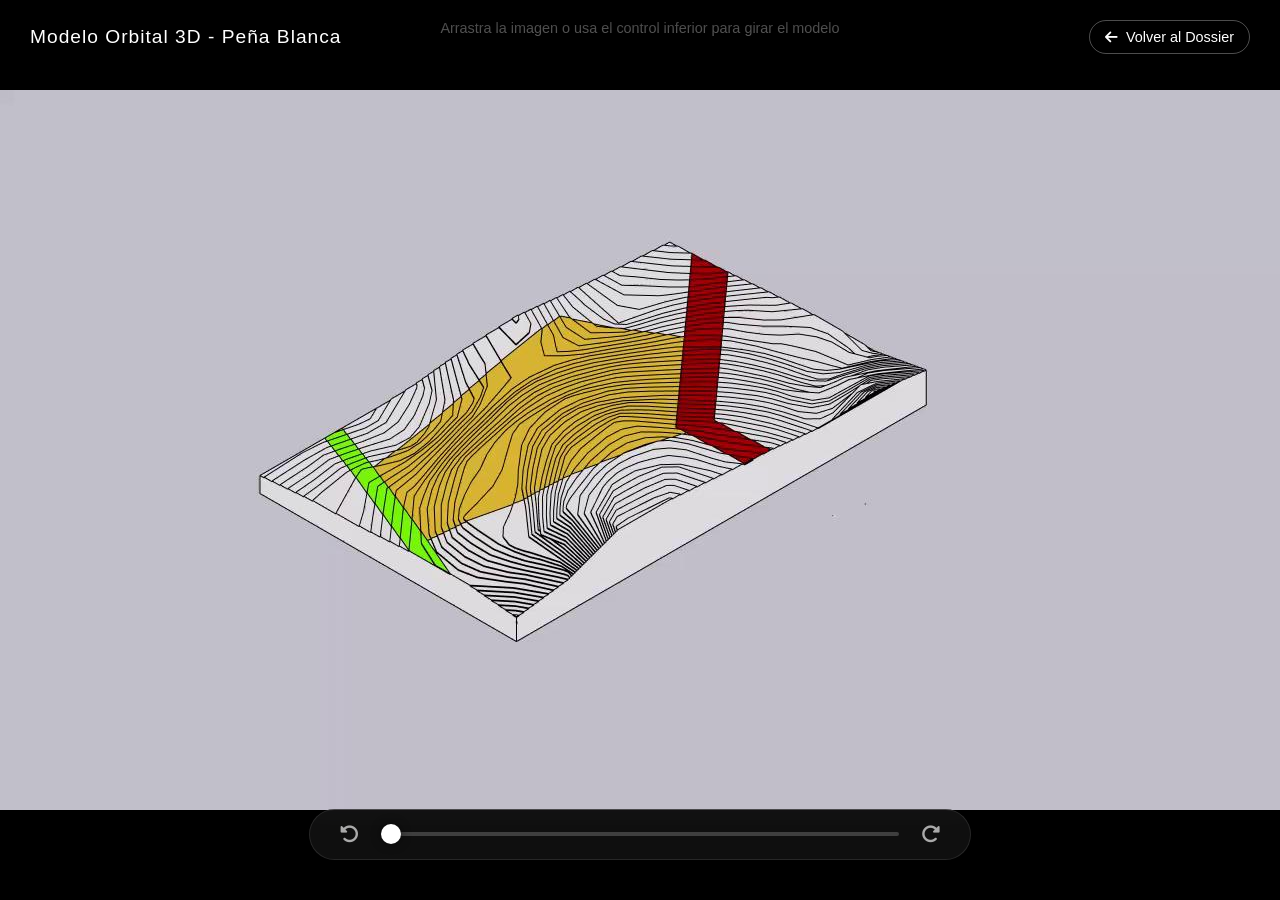
<file: ejemplo_demo/3_Dossier_Web_Interactivo/terreno-penablanca/visor_3d.html>
﻿<!DOCTYPE html>
<html lang="es">
<head>
    <meta charset="UTF-8">
    <meta name="viewport" content="width=device-width, initial-scale=1.0">
    <title>Visor Orbital 3D - Peña Blanca</title>
    <link rel="stylesheet" href="https://cdnjs.cloudflare.com/ajax/libs/font-awesome/6.4.0/css/all.min.css">
    <style>
        :root {
            --primary: #8a9a77;
            --dark: #1a1a1a;
        }
        body { margin: 0; padding: 0; font-family: 'Helvetica Neue', Helvetica, Arial, sans-serif; background: #000; color: #fff; overflow: hidden; display: flex; flex-direction: column; height: 100vh; }
        
        .header { padding: 20px 30px; display: flex; justify-content: space-between; align-items: center; background: linear-gradient(to bottom, rgba(0,0,0,0.8), transparent); position: absolute; top: 0; width: 100%; box-sizing: border-box; z-index: 10; }
        .header h1 { margin: 0; font-size: 1.2rem; font-weight: 500; letter-spacing: 1px; }
        .btn-back { color: #fff; text-decoration: none; display: flex; align-items: center; gap: 8px; font-size: 0.9rem; border: 1px solid rgba(255,255,255,0.3); padding: 8px 15px; border-radius: 20px; transition: all 0.3s; }
        .btn-back:hover { background: rgba(255,255,255,0.1); border-color: #fff; }

        .viewer-container { flex: 1; position: relative; display: flex; justify-content: center; align-items: center; cursor: grab; }
        .viewer-container:active { cursor: grabbing; }
        canvas { max-width: 100%; max-height: 100vh; object-fit: contain; }

        .controls { position: absolute; bottom: 40px; left: 50%; transform: translateX(-50%); width: 80%; max-width: 600px; background: rgba(26,26,26,0.6); backdrop-filter: blur(10px); padding: 15px 30px; border-radius: 40px; display: flex; align-items: center; gap: 20px; border: 1px solid rgba(255,255,255,0.1); z-index: 10; }
        .controls i { color: #aaa; font-size: 1.2rem; }
        
        input[type=range] { -webkit-appearance: none; width: 100%; background: transparent; }
        input[type=range]::-webkit-slider-thumb { -webkit-appearance: none; height: 20px; width: 20px; border-radius: 50%; background: #fff; cursor: pointer; margin-top: -8px; box-shadow: 0 0 10px rgba(0,0,0,0.5); }
        input[type=range]::-webkit-slider-runnable-track { width: 100%; height: 4px; cursor: pointer; background: rgba(255,255,255,0.2); border-radius: 2px; }
        
        .loading { position: absolute; top: 50%; left: 50%; transform: translate(-50%, -50%); display: flex; flex-direction: column; align-items: center; gap: 15px; z-index: 20; }
        .spinner { width: 40px; height: 40px; border: 3px solid rgba(255,255,255,0.2); border-top-color: #fff; border-radius: 50%; animation: spin 1s linear infinite; }
        @keyframes spin { 100% { transform: rotate(360deg); } }
        
        .help-text { position: absolute; top: 20px; left: 50%; transform: translateX(-50%); font-size: 0.9rem; color: rgba(255,255,255,0.6); text-align: center; pointer-events: none; }
    </style>
</head>
<body>

    <div class="header">
        <h1>Modelo Orbital 3D - Peña Blanca</h1>
        <a href="../dossier-penablanca.html" class="btn-back"><i class="fa-solid fa-arrow-left"></i> Volver al Dossier</a>
    </div>

    <div class="loading" id="loader">
        <div class="spinner"></div>
        <span>Cargando modelo de alta resolución... (<span id="progress">0</span>%)</span>
    </div>

    <div class="viewer-container" id="viewer">
        <div class="help-text">Arrastra la imagen o usa el control inferior para girar el modelo</div>
        <canvas id="modelCanvas"></canvas>
    </div>

    <div class="controls">
        <i class="fa-solid fa-rotate-left"></i>
        <input type="range" min="1" max="100" value="1" id="frameSlider">
        <i class="fa-solid fa-rotate-right"></i>
    </div>

    <script>
        const canvas = document.getElementById('modelCanvas');
        const ctx = canvas.getContext('2d');
        const slider = document.getElementById('frameSlider');
        const loader = document.getElementById('loader');
        const progressTxt = document.getElementById('progress');
        const viewer = document.getElementById('viewer');

        const totalFrames = 25;
        const frames = [];
        let loadedCount = 0;

        for (let i = 1; i <= totalFrames; i++) {
            const img = new Image();
            img.src = 'visor_frames/frame_' + i.toString().padStart(3, '0') + '.jpg';
            img.onload = () => {
                loadedCount++;
                progressTxt.innerText = Math.round((loadedCount / totalFrames) * 100);
                if (loadedCount === 1) {
                    canvas.width = img.width;
                    canvas.height = img.height;
                    renderFrame(1);
                }
                if (loadedCount === totalFrames) {
                    loader.style.display = 'none';
                }
            };
            img.onerror = () => {
                loadedCount++;
                if (loadedCount === totalFrames) loader.style.display = 'none';
            };
            frames.push(img);
        }

        function renderFrame(index) {
            const img = frames[index - 1];
            if (img && img.complete && img.naturalWidth !== 0) {
                ctx.clearRect(0, 0, canvas.width, canvas.height);
                ctx.drawImage(img, 0, 0, canvas.width, canvas.height);
            }
        }

        slider.addEventListener('input', (e) => {
            renderFrame(parseInt(e.target.value));
        });

        let isDragging = false;
        let startX = 0;
        let currentFrame = 1;

        viewer.addEventListener('mousedown', (e) => {
            isDragging = true;
            startX = e.clientX;
        });
        window.addEventListener('mouseup', () => { isDragging = false; });
        window.addEventListener('mousemove', (e) => {
            if (!isDragging) return;
            const deltaX = e.clientX - startX;
            if (Math.abs(deltaX) > 8) {
                if (deltaX > 0) currentFrame = Math.min(totalFrames, currentFrame + 1);
                else currentFrame = Math.max(1, currentFrame - 1);
                slider.value = currentFrame;
                renderFrame(currentFrame);
                startX = e.clientX;
            }
        });
        
        viewer.addEventListener('touchstart', (e) => {
            isDragging = true;
            startX = e.touches[0].clientX;
        });
        window.addEventListener('touchend', () => { isDragging = false; });
        window.addEventListener('touchmove', (e) => {
            if (!isDragging) return;
            const deltaX = e.touches[0].clientX - startX;
            if (Math.abs(deltaX) > 8) {
                if (deltaX > 0) currentFrame = Math.min(totalFrames, currentFrame + 1);
                else currentFrame = Math.max(1, currentFrame - 1);
                slider.value = currentFrame;
                renderFrame(currentFrame);
                startX = e.touches[0].clientX;
            }
        });
    </script>
</body>
</html>
</file>
<file: assets/css/styles.css>
/* ==========================================================================
   ESTUDIO ROER ARQUITECTURA - Sobriety & Trust Design System
   Paleta Inspirada en Materiales: Concreto, Madera & Acero
   Mobile-First & Universal Responsive Optimization
   ========================================================================== */

:root {
  /* Paleta Sobria de Materiales */
  --steel-dark: #1e252d;           /* Acero Grafito Oscuro */
  --steel-medium: #2d3642;         /* Acero Estructural */
  --wood-warm: #8c5b36;            /* Madera Tono Cálido (Nogal/Cedro) */
  --wood-hover: #734828;           /* Madera Oscura Hover */
  --wood-light: rgba(140, 91, 54, 0.1);

  --concrete-bg: #f5f7f8;          /* Concreto Superficie Clara */
  --concrete-card: #ffffff;        /* Blanco Pulido */
  --concrete-border: #e1e5e8;      /* Borde Tono Concreto */

  --text-main: #1e252d;            /* Texto Acero */
  --text-muted: #566370;          /* Texto Neutro */
  --text-light: #8895a3;

  /* Fonts */
  --font-heading: 'Merriweather', Georgia, serif;
  --font-body: 'Inter', system-ui, -apple-system, sans-serif;

  /* Elevation */
  --shadow-sm: 0 2px 8px rgba(30, 37, 45, 0.04);
  --shadow-md: 0 8px 24px rgba(30, 37, 45, 0.08);

  /* Radius & Transitions */
  --radius-sm: 4px;
  --radius-md: 10px;
  --radius-full: 9999px;
  --transition: all 0.25s cubic-bezier(0.16, 1, 0.3, 1);
}

/* Base Reset */
*, *::before, *::after {
  box-sizing: border-box;
  margin: 0;
  padding: 0;
}

html {
  scroll-behavior: smooth;
  font-size: 16px;
  -webkit-text-size-adjust: 100%;
}

body {
  font-family: var(--font-body);
  background-color: var(--concrete-bg);
  color: var(--text-main);
  line-height: 1.65;
  -webkit-font-smoothing: antialiased;
  overflow-x: hidden;
}

h1, h2, h3, h4 {
  font-family: var(--font-heading);
  color: var(--steel-dark);
  font-weight: 700;
  line-height: 1.25;
}

a {
  color: inherit;
  text-decoration: none;
  transition: var(--transition);
}

img {
  max-width: 100%;
  height: auto;
  display: block;
}

.container {
  width: 100%;
  max-width: 1140px;
  margin: 0 auto;
  padding: 0 1.25rem;
}

/* Navbar */
.navbar {
  position: sticky;
  top: 0;
  background: rgba(255, 255, 255, 0.96);
  backdrop-filter: blur(10px);
  -webkit-backdrop-filter: blur(10px);
  z-index: 1000;
  border-bottom: 1.5px solid var(--concrete-border);
  padding: 0.75rem 0;
}

.nav-container {
  display: flex;
  justify-content: space-between;
  align-items: center;
}

.brand-logo {
  display: flex;
  align-items: center;
  gap: 0.65rem;
}

.logo-badge {
  width: 36px;
  height: 36px;
  background: var(--steel-dark);
  color: var(--wood-warm);
  border-radius: var(--radius-sm);
  display: flex;
  align-items: center;
  justify-content: center;
  font-family: var(--font-heading);
  font-weight: 700;
  font-size: 1.15rem;
  border-left: 3px solid var(--wood-warm);
  flex-shrink: 0;
}

.brand-name {
  font-family: var(--font-heading);
  font-size: 1.1rem;
  font-weight: 700;
  color: var(--steel-dark);
  letter-spacing: -0.02em;
}

.nav-links {
  display: flex;
  align-items: center;
  gap: 1.75rem;
  list-style: none;
}

.nav-links a {
  font-size: 0.88rem;
  font-weight: 600;
  color: var(--text-muted);
}

.nav-links a:hover, .nav-links a.active {
  color: var(--wood-warm);
}

/* Button Styles & Mobile Touch Targets */
.btn {
  display: inline-flex;
  align-items: center;
  justify-content: center;
  gap: 0.35rem;
  padding: 0.5rem 1rem;
  border-radius: var(--radius-sm);
  font-weight: 600;
  font-size: 0.85rem;
  border: none;
  cursor: pointer;
  transition: var(--transition);
  white-space: nowrap;
  min-height: 40px;
}

.btn-micro {
  display: inline-flex;
  align-items: center;
  justify-content: center;
  gap: 0.3rem;
  padding: 0.38rem 0.8rem;
  font-size: 0.76rem;
  font-weight: 600;
  border-radius: 4px;
  border: 1px solid var(--steel-dark);
  background: transparent;
  color: var(--steel-dark);
  transition: var(--transition);
  text-transform: uppercase;
  letter-spacing: 0.04em;
  white-space: nowrap;
  min-height: 36px;
}

.btn-micro:hover {
  background: var(--steel-dark);
  color: white;
}

.btn-micro-filled {
  display: inline-flex;
  align-items: center;
  justify-content: center;
  gap: 0.3rem;
  padding: 0.45rem 0.9rem;
  font-size: 0.78rem;
  font-weight: 600;
  border-radius: 4px;
  background: var(--wood-warm);
  color: white;
  border: 1px solid var(--wood-warm);
  transition: var(--transition);
  text-transform: uppercase;
  letter-spacing: 0.03em;
  white-space: nowrap;
  min-height: 40px;
}

.btn-micro-filled:hover {
  background: var(--wood-hover);
  border-color: var(--wood-hover);
}

.btn-primary {
  background: var(--wood-warm);
  color: white;
}

.btn-primary:hover {
  background: var(--wood-hover);
}

.btn-secondary {
  background: transparent;
  color: var(--steel-dark);
  border: 1px solid var(--steel-dark);
}

.btn-secondary:hover {
  background: var(--steel-dark);
  color: white;
}

.btn-whatsapp {
  background: #25d366;
  color: white;
}

.btn-whatsapp:hover {
  background: #1ebc57;
}

.mobile-toggle {
  display: none;
  background: none;
  border: none;
  font-size: 1.5rem;
  cursor: pointer;
  color: var(--steel-dark);
  padding: 0.25rem 0.5rem;
  min-height: 44px;
  min-width: 44px;
}

/* Hero Section */
.hero {
  padding: 3.75rem 0;
  background: linear-gradient(180deg, #ffffff 0%, var(--concrete-bg) 100%);
  border-bottom: 1px solid var(--concrete-border);
}

.hero-grid {
  display: grid;
  grid-template-columns: 1.15fr 0.85fr;
  gap: 3rem;
  align-items: center;
}

.hero-tag {
  display: inline-block;
  font-size: 0.75rem;
  font-weight: 700;
  text-transform: uppercase;
  letter-spacing: 0.08em;
  color: var(--wood-warm);
  background: var(--wood-light);
  padding: 0.25rem 0.75rem;
  border-radius: var(--radius-sm);
  margin-bottom: 1rem;
  border-left: 3px solid var(--wood-warm);
}

.hero-title {
  font-size: 2.5rem;
  margin-bottom: 1rem;
  color: var(--steel-dark);
}

.hero-title span {
  color: var(--wood-warm);
}

.hero-subtitle {
  font-size: 1rem;
  color: var(--text-muted);
  margin-bottom: 1.75rem;
  max-width: 580px;
}

.hero-actions {
  display: flex;
  gap: 0.65rem;
  flex-wrap: wrap;
  align-items: center;
  margin-bottom: 2.25rem;
}

.hero-metrics {
  display: flex;
  gap: 2.5rem;
  padding-top: 1.5rem;
  border-top: 1px solid var(--concrete-border);
}

.metric h4 {
  font-size: 1.5rem;
  color: var(--steel-dark);
  font-family: var(--font-body);
  font-weight: 800;
}

.metric p {
  font-size: 0.8rem;
  color: var(--text-muted);
  font-weight: 500;
}

.hero-image-wrapper {
  border-radius: var(--radius-md);
  overflow: hidden;
  box-shadow: var(--shadow-md);
  border: 1px solid var(--concrete-border);
}

.hero-image {
  width: 100%;
  height: 350px;
  object-fit: cover;
}

/* Sections & Grid */
.section {
  padding: 3.5rem 0;
}

.section-header {
  text-align: center;
  max-width: 650px;
  margin: 0 auto 2.25rem;
}

.section-tag {
  font-size: 0.75rem;
  font-weight: 700;
  text-transform: uppercase;
  letter-spacing: 0.08em;
  color: var(--wood-warm);
  margin-bottom: 0.35rem;
  display: block;
}

.section-title {
  font-size: 1.9rem;
  margin-bottom: 0.5rem;
  color: var(--steel-dark);
}

.section-desc {
  font-size: 0.92rem;
  color: var(--text-muted);
}

/* Servicios Section */
.services-grid {
  display: grid;
  grid-template-columns: repeat(auto-fit, minmax(280px, 1fr));
  gap: 1.5rem;
}

.service-card {
  background: var(--concrete-card);
  border-radius: var(--radius-md);
  padding: 1.75rem;
  border: 1px solid var(--concrete-border);
  box-shadow: var(--shadow-sm);
  transition: var(--transition);
  display: flex;
  flex-direction: column;
}

.service-card:hover {
  transform: translateY(-3px);
  box-shadow: var(--shadow-md);
  border-color: var(--wood-warm);
}

.service-icon {
  width: 40px;
  height: 40px;
  background: var(--steel-dark);
  color: var(--wood-warm);
  border-radius: var(--radius-sm);
  display: flex;
  align-items: center;
  justify-content: center;
  font-size: 1.2rem;
  margin-bottom: 1rem;
}

.service-title {
  font-size: 1.15rem;
  margin-bottom: 0.5rem;
}

.service-desc {
  font-size: 0.88rem;
  color: var(--text-muted);
  margin-bottom: 1.25rem;
  flex-grow: 1;
}

.service-link {
  font-weight: 600;
  font-size: 0.82rem;
  color: var(--wood-warm);
  min-height: 38px;
  display: inline-flex;
  align-items: center;
}

.service-link:hover {
  text-decoration: underline;
}

/* Calculadora Card & iOS Auto-Zoom Prevention */
.calc-card {
  background: var(--steel-dark);
  color: white;
  border-radius: var(--radius-md);
  padding: 2.25rem 1.75rem;
  box-shadow: var(--shadow-md);
  margin: 1.5rem 0;
}

.calc-card h2 {
  color: white;
}

.calc-grid {
  display: grid;
  grid-template-columns: 1fr 1fr;
  gap: 2.25rem;
  align-items: flex-start;
}

.form-group {
  margin-bottom: 1rem;
}

.form-group label {
  display: block;
  font-size: 0.8rem;
  font-weight: 600;
  color: #d1d7de;
  margin-bottom: 0.35rem;
}

/* Minimum 16px font size prevents automatic iOS Safari zoom on input click */
.form-control {
  width: 100%;
  padding: 0.65rem 0.85rem;
  border-radius: var(--radius-sm);
  border: 1px solid rgba(255, 255, 255, 0.15);
  background: rgba(255, 255, 255, 0.07);
  font-size: 16px;
  color: white;
  outline: none;
  transition: var(--transition);
  min-height: 42px;
}

.form-control:focus {
  border-color: var(--wood-warm);
  background: rgba(255, 255, 255, 0.12);
}

select.form-control option {
  background: var(--steel-dark);
  color: white;
}

.calc-result {
  background: rgba(140, 91, 54, 0.15);
  border: 1px solid var(--wood-warm);
  border-radius: var(--radius-sm);
  padding: 1.25rem;
  margin-top: 1rem;
  display: none;
}

.calc-result.active {
  display: block;
  animation: fadeIn 0.3s ease;
}

.calc-price {
  font-size: 1.35rem;
  font-weight: 800;
  color: white;
  margin: 0.3rem 0;
}

/* Resources & Blog Tabs - Horizontal Scroll on Mobile */
.resources-tabs-nav {
  display: flex;
  justify-content: center;
  gap: 0.5rem;
  margin-bottom: 1.75rem;
  overflow-x: auto;
  padding-bottom: 0.25rem;
  -webkit-overflow-scrolling: touch;
}

.tab-btn {
  padding: 0.5rem 1.1rem;
  border-radius: var(--radius-sm);
  border: 1px solid var(--concrete-border);
  background: white;
  font-weight: 600;
  font-size: 0.82rem;
  color: var(--text-muted);
  cursor: pointer;
  transition: var(--transition);
  white-space: nowrap;
  min-height: 40px;
}

.tab-btn.active, .tab-btn:hover {
  background: var(--steel-dark);
  color: white;
  border-color: var(--steel-dark);
}

.tab-content {
  display: none;
}

.tab-content.active {
  display: grid;
  grid-template-columns: repeat(auto-fit, minmax(280px, 1fr));
  gap: 1.5rem;
}

.content-card {
  background: white;
  border-radius: var(--radius-md);
  padding: 1.5rem;
  border: 1px solid var(--concrete-border);
  box-shadow: var(--shadow-sm);
  display: flex;
  flex-direction: column;
  transition: var(--transition);
}

.content-card:hover {
  transform: translateY(-3px);
  box-shadow: var(--shadow-md);
  border-color: var(--wood-warm);
}

.card-tag {
  font-size: 0.7rem;
  font-weight: 700;
  color: var(--wood-warm);
  text-transform: uppercase;
  margin-bottom: 0.35rem;
}

.card-title {
  font-size: 1.1rem;
  margin-bottom: 0.5rem;
}

.card-desc {
  font-size: 0.85rem;
  color: var(--text-muted);
  margin-bottom: 1.15rem;
  flex-grow: 1;
}

/* FAQ Accordion Mobile Touch Friendly */
.faq-list {
  max-width: 750px;
  margin: 0 auto;
  display: flex;
  flex-direction: column;
  gap: 0.75rem;
}

.faq-item {
  background: white;
  border-radius: var(--radius-sm);
  border: 1px solid var(--concrete-border);
  overflow: hidden;
}

.faq-header {
  padding: 1rem 1.15rem;
  font-weight: 600;
  font-size: 0.92rem;
  cursor: pointer;
  display: flex;
  justify-content: space-between;
  align-items: center;
  color: var(--steel-dark);
  min-height: 48px;
}

.faq-body {
  max-height: 0;
  overflow: hidden;
  transition: max-height 0.3s ease;
  background: var(--concrete-bg);
}

.faq-body p {
  padding: 0.85rem 1.15rem;
  font-size: 0.88rem;
  color: var(--text-main);
}

.faq-item.active .faq-body {
  max-height: 280px;
}

/* Contacto Section */
.contact-grid {
  display: grid;
  grid-template-columns: 1fr 1fr;
  gap: 2.25rem;
}

.contact-info {
  background: var(--steel-dark);
  color: white;
  border-radius: var(--radius-md);
  padding: 2rem 1.5rem;
  box-shadow: var(--shadow-md);
}

.contact-info h3 {
  color: white;
  font-size: 1.4rem;
  margin-bottom: 0.75rem;
}

.contact-info p {
  color: #a3b0be;
}

.contact-list {
  display: flex;
  flex-direction: column;
  gap: 1.15rem;
  margin-top: 1.25rem;
}

.contact-item {
  display: flex;
  align-items: center;
  gap: 0.75rem;
  font-size: 0.9rem;
}

.contact-item a {
  color: #e1e5e8;
}

.contact-item a:hover {
  color: var(--wood-warm);
}

.contact-icon {
  width: 36px;
  height: 36px;
  background: rgba(140, 91, 54, 0.2);
  color: var(--wood-warm);
  border-radius: var(--radius-sm);
  display: flex;
  align-items: center;
  justify-content: center;
  flex-shrink: 0;
}

.contact-form-card {
  background: white;
  border-radius: var(--radius-md);
  padding: 2rem 1.5rem;
  border: 1px solid var(--concrete-border);
  box-shadow: var(--shadow-sm);
}

.contact-form-card .form-control {
  background: var(--concrete-bg);
  color: var(--steel-dark);
  border-color: var(--concrete-border);
}

.contact-form-card .form-control:focus {
  border-color: var(--wood-warm);
  background: white;
}

.contact-form-card label {
  color: var(--steel-dark);
}

/* Floating Stacked & Draggable Widget */
.floating-widget-stack {
  position: fixed;
  bottom: 20px;
  right: 20px;
  z-index: 1500;
  display: flex;
  flex-direction: column;
  gap: 10px;
  align-items: center;
  touch-action: none;
  user-select: none;
  cursor: grab;
}

.floating-widget-stack:active {
  cursor: grabbing;
}

.floating-btn {
  width: 48px;
  height: 48px;
  border-radius: 50%;
  display: flex;
  align-items: center;
  justify-content: center;
  font-size: 1.35rem;
  box-shadow: 0 4px 16px rgba(0, 0, 0, 0.25);
  border: 2px solid white;
  cursor: pointer;
  position: relative;
  transition: transform 0.2s ease, box-shadow 0.2s ease;
  text-decoration: none;
  outline: none;
}

.floating-btn:hover {
  transform: scale(1.08);
  box-shadow: 0 6px 20px rgba(0, 0, 0, 0.35);
}

.gift-btn {
  background: linear-gradient(135deg, #d97706, #b45309);
  color: white;
  animation: pulse-gift 2.5s infinite;
}

.wa-btn {
  background: #25d366;
  color: white;
}

@keyframes pulse-gift {
  0% { transform: scale(1); }
  50% { transform: scale(1.06); }
  100% { transform: scale(1); }
}

.floating-tooltip {
  position: absolute;
  right: 58px;
  background: var(--steel-dark);
  color: white;
  padding: 0.3rem 0.65rem;
  border-radius: 4px;
  font-size: 0.72rem;
  font-weight: 600;
  white-space: nowrap;
  opacity: 0;
  pointer-events: none;
  transition: opacity 0.2s ease;
  box-shadow: 0 2px 8px rgba(0, 0, 0, 0.15);
}

.floating-btn:hover .floating-tooltip {
  opacity: 1;
}

/* Footer & Modal */
.footer {
  background: #151a20;
  color: #8895a3;
  padding: 2.25rem 0 1.25rem;
  font-size: 0.85rem;
  border-top: 1px solid rgba(255, 255, 255, 0.05);
}

.footer-content {
  display: flex;
  justify-content: space-between;
  align-items: center;
  flex-wrap: wrap;
  gap: 1rem;
  padding-bottom: 1.5rem;
  border-bottom: 1px solid rgba(255, 255, 255, 0.08);
}

.footer-socials {
  display: flex;
  gap: 1rem;
}

.footer-socials a {
  color: white;
  min-height: 36px;
  display: inline-flex;
  align-items: center;
}

.footer-socials a:hover {
  color: var(--wood-warm);
}

.modal-overlay {
  position: fixed;
  top: 0;
  left: 0;
  width: 100%;
  height: 100%;
  background: rgba(30, 37, 45, 0.75);
  backdrop-filter: blur(4px);
  -webkit-backdrop-filter: blur(4px);
  z-index: 2000;
  display: flex;
  align-items: center;
  justify-content: center;
  padding: 1rem;
  opacity: 0;
  pointer-events: none;
  transition: opacity 0.3s ease;
}

.modal-overlay.active {
  opacity: 1;
  pointer-events: auto;
}

.modal-box {
  background: white;
  border-radius: var(--radius-md);
  max-width: 580px;
  width: 100%;
  max-height: 85vh;
  overflow-y: auto;
  padding: 1.5rem;
  position: relative;
  box-shadow: var(--shadow-md);
}

.modal-close {
  position: absolute;
  top: 0.85rem;
  right: 1rem;
  background: none;
  border: none;
  font-size: 1.4rem;
  cursor: pointer;
  color: var(--text-muted);
  min-height: 40px;
  min-width: 40px;
}

/* ==========================================================================
   MOBILE & TABLET RESPONSIVE BREAKPOINTS (Mobile-First Polish)
   ========================================================================== */

/* Tablets (< 900px) */
@media (max-width: 900px) {
  .hero-grid, .calc-grid, .contact-grid {
    grid-template-columns: 1fr;
    gap: 2rem;
  }

  .hero-image {
    height: 300px;
  }

  .nav-links {
    display: none;
  }

  .mobile-toggle {
    display: block;
  }
}

/* Mobile Phones (< 600px) */
@media (max-width: 600px) {
  .container {
    padding: 0 1rem;
  }

  .hero {
    padding: 2.75rem 0;
  }

  .hero-title {
    font-size: 1.95rem;
  }

  .hero-subtitle {
    font-size: 0.92rem;
  }

  .hero-actions {
    flex-direction: column;
    align-items: stretch;
    gap: 0.5rem;
  }

  .hero-actions .btn-micro, .hero-actions .btn-micro-filled {
    width: 100%;
    text-align: center;
    justify-content: center;
  }

  .hero-metrics {
    gap: 1.25rem;
    justify-content: space-around;
  }

  .metric h4 {
    font-size: 1.3rem;
  }

  .metric p {
    font-size: 0.72rem;
  }

  .section {
    padding: 2.75rem 0;
  }

  .section-title {
    font-size: 1.6rem;
  }

  .calc-card {
    padding: 1.75rem 1.25rem;
  }

  .contact-info, .contact-form-card {
    padding: 1.5rem 1.25rem;
  }

  .floating-widget-stack {
    bottom: 16px;
    right: 16px;
  }

  .floating-tooltip {
    display: none; /* Hide hover tooltips on mobile touch screens for cleaner view */
  }

  .footer-content {
    flex-direction: column;
    text-align: center;
  }
}

/* Ultra Small Mobile Screens (< 380px) */
@media (max-width: 380px) {
  .brand-name {
    font-size: 0.95rem;
  }

  .logo-badge {
    width: 32px;
    height: 32px;
    font-size: 1rem;
  }

  .hero-title {
    font-size: 1.7rem;
  }
}
</file>
<file: ejemplo_demo/3_Dossier_Web_Interactivo/parde_estilos.css>
:root {
    --primary-color: #8A9A77; /* Sage green */
    --primary-hover: #768565;
    --bg-color: #F8F8F5; /* Light beige/off-white */
    --text-color: #333333;
    --text-light: #666666;
    --white: #FFFFFF;
    --border-color: #E5E5E5;
    --font-sans: 'Inter', sans-serif;
    --font-serif: 'Playfair Display', serif;
    --border-radius: 20px;
    --border-radius-sm: 10px;
}

* {
    margin: 0;
    padding: 0;
    box-sizing: border-box;
}

body {
    font-family: var(--font-sans);
    background-color: var(--bg-color);
    color: var(--text-color);
    line-height: 1.5;
    overflow-x: hidden;
}

html {
    scroll-behavior: smooth;
}

a {
    text-decoration: none;
    color: inherit;
}

ul {
    list-style: none;
}

.container {
    max-width: 1280px;
    margin: 0 auto;
    padding: 0 20px;
}

.text-center { text-align: center; }
.mb-5 { margin-bottom: 3rem; }
.mt-3 { margin-top: 1rem; }
.mt-4 { margin-top: 1.5rem; }
.w-100 { width: 100%; }

/* Typography */
h1, h2, h3 {
    font-family: var(--font-serif);
    font-weight: 500;
}

.italic-serif {
    font-style: italic;
    color: var(--primary-color);
}

.section-subtitle {
    font-size: 0.75rem;
    font-weight: 600;
    letter-spacing: 1px;
    color: var(--text-light);
    text-transform: uppercase;
    display: flex;
    align-items: center;
    gap: 10px;
    margin-bottom: 15px;
}
.section-subtitle::after {
    content: '';
    height: 1px;
    width: 40px;
    background-color: var(--border-color);
}

.section-title {
    font-size: 2.5rem;
    margin-bottom: 20px;
    line-height: 1.2;
}

/* Buttons */
.btn {
    display: inline-flex;
    align-items: center;
    justify-content: center;
    gap: 10px;
    padding: 12px 24px;
    border-radius: 30px;
    font-size: 0.9rem;
    font-weight: 500;
    transition: all 0.3s ease;
    cursor: pointer;
    border: none;
}

.btn-primary {
    background-color: var(--primary-color);
    color: var(--white);
}

.btn-primary:hover {
    background-color: var(--primary-hover);
    transform: translateY(-2px);
    box-shadow: 0 4px 10px rgba(138, 154, 119, 0.3);
}

.btn-secondary {
    background-color: #9BAA88; 
    color: var(--white);
    padding: 10px 20px;
}
.btn-secondary i {
    background-color: var(--white);
    color: var(--primary-color);
    width: 24px;
    height: 24px;
    border-radius: 50%;
    display: flex;
    align-items: center;
    justify-content: center;
    font-size: 0.7rem;
}
.btn-secondary:hover {
    background-color: var(--primary-hover);
    transform: translateY(-2px);
}

.btn-large {
    padding: 15px 30px;
    font-size: 1rem;
}
.btn-large i {
    background-color: var(--white);
    color: var(--primary-color);
    width: 28px;
    height: 28px;
    border-radius: 50%;
    display: flex;
    align-items: center;
    justify-content: center;
    font-size: 0.8rem;
}


/* Header */
.header {
    background-color: rgba(248, 248, 245, 0.95);
    position: sticky;
    top: 0;
    z-index: 1000;
    backdrop-filter: blur(10px);
    border-bottom: 1px solid rgba(0,0,0,0.05);
}

.header-container {
    display: flex;
    align-items: center;
    justify-content: space-between;
    height: 80px;
}

.logo {
    display: flex;
    align-items: center;
    gap: 15px;
}
.logo h1 {
    font-size: 2rem;
    letter-spacing: -1px;
}
.logo span {
    font-size: 0.7rem;
    color: var(--text-light);
    line-height: 1.2;
    border-left: 1px solid var(--border-color);
    padding-left: 15px;
    text-transform: uppercase;
    letter-spacing: 1px;
}

.nav-menu ul {
    display: flex;
    gap: 30px;
}
.nav-menu a {
    font-size: 0.9rem;
    color: var(--text-color);
    transition: color 0.3s;
    font-weight: 500;
}
.nav-menu a:hover {
    color: var(--primary-color);
}

.header-actions {
    display: flex;
    align-items: center;
    gap: 15px;
}

.menu-toggle {
    display: none;
    background: none;
    border: none;
    font-size: 1.5rem;
    cursor: pointer;
    color: var(--text-color);
}

/* Hero Section */
.hero {
    position: relative;
    padding: 100px 20px;
    border-radius: var(--border-radius);
    margin: 20px auto;
    max-width: 1280px;
    overflow: hidden;
    min-height: 600px;
    display: flex;
    align-items: center;
}

.hero-background {
    position: absolute;
    top: 0;
    left: 0;
    width: 100%;
    height: 120%; /* Extra height for parallax */
    z-index: -1;
    transform-origin: top;
}
.hero-background img {
    width: 100%;
    height: 100%;
    object-fit: cover;
}
.hero-overlay {
    position: absolute;
    top: 0;
    left: 0;
    width: 100%;
    height: 100%;
    background: linear-gradient(to right, rgba(255,255,255,0.95) 0%, rgba(255,255,255,0.8) 40%, rgba(255,255,255,0.2) 100%);
}

.hero-content {
    max-width: 600px;
    position: relative;
    z-index: 1;
}

.hero-title {
    font-size: 3.5rem;
    line-height: 1.1;
    margin-bottom: 20px;
}
.hero-title .italic-serif {
    font-size: 3rem;
}

.hero-subtitle {
    font-size: 1rem;
    color: var(--text-light);
    margin-bottom: 40px;
    line-height: 1.6;
}

/* Stats Bar */
.stats-bar {
    display: flex;
    background-color: var(--white);
    border-radius: var(--border-radius);
    padding: 20px 40px;
    margin-top: -50px;
    position: relative;
    z-index: 10;
    box-shadow: 0 10px 30px rgba(0,0,0,0.05);
    justify-content: space-between;
    align-items: center;
    gap: 20px;
}

.stat-item {
    display: flex;
    align-items: center;
    gap: 15px;
}
.stat-item p {
    font-size: 0.85rem;
    color: var(--text-light);
    line-height: 1.3;
}
.stat-item strong {
    color: var(--text-color);
    font-size: 1rem;
}

.icon-box {
    width: 50px;
    height: 50px;
    background-color: #F0F4EC;
    color: var(--primary-color);
    border-radius: 12px;
    display: flex;
    align-items: center;
    justify-content: center;
    font-size: 1.2rem;
    transition: transform 0.3s ease, background-color 0.3s ease;
}

/* Features */
.features {
    display: grid;
    grid-template-columns: 1fr 1.5fr;
    gap: 60px;
    padding: 100px 20px;
}

.features-left p {
    color: var(--text-light);
    margin-bottom: 20px;
}

.eco-badge {
    display: flex;
    align-items: center;
    gap: 15px;
    background-color: var(--white);
    padding: 15px 20px;
    border-radius: 15px;
    display: inline-flex;
    box-shadow: 0 4px 15px rgba(0,0,0,0.02);
}
.eco-badge i {
    color: var(--primary-color);
    font-size: 1.5rem;
}
.eco-badge strong {
    display: block;
    font-size: 0.9rem;
}
.eco-badge p {
    margin: 0;
    font-size: 0.8rem;
    color: var(--text-light);
}

.features-right {
    display: grid;
    grid-template-columns: 1fr 1fr;
    gap: 20px;
}

.feature-card {
    background-color: var(--white);
    padding: 30px;
    border-radius: var(--border-radius);
    transition: transform 0.3s ease, box-shadow 0.3s ease;
}
.feature-card:hover {
    transform: translateY(-5px);
    box-shadow: 0 10px 25px rgba(0,0,0,0.05);
}
.feature-card:hover .icon-box {
    background-color: var(--primary-color);
    color: var(--white);
    transform: scale(1.1);
}
.feature-card .icon-box {
    margin-bottom: 20px;
}
.feature-card h3 {
    font-family: var(--font-sans);
    font-size: 1.1rem;
    margin-bottom: 10px;
}
.feature-card p {
    font-size: 0.9rem;
    color: var(--text-light);
}

/* Process */
.process {
    padding: 80px 20px;
    display: flex;
    gap: 50px;
    align-items: center;
}
.process-left {
    flex: 1;
}
.process-steps {
    flex: 2;
    display: flex;
    align-items: flex-start;
    justify-content: space-between;
    background-color: var(--white);
    padding: 40px;
    border-radius: var(--border-radius);
    box-shadow: 0 5px 20px rgba(0,0,0,0.02);
}
.step {
    flex: 1;
    text-align: center;
    position: relative;
    padding: 0 10px;
}
.step-icon {
    width: 60px;
    height: 60px;
    background-color: #F0F4EC;
    color: var(--primary-color);
    border-radius: 15px;
    display: flex;
    align-items: center;
    justify-content: center;
    font-size: 1.5rem;
    margin: 0 auto 15px;
    transition: all 0.3s ease;
}
.step:hover .step-icon {
    transform: translateY(-5px);
    background-color: var(--primary-color);
    color: var(--white);
}
.step-num {
    display: block;
    font-size: 0.75rem;
    font-weight: 600;
    color: var(--primary-color);
    margin-bottom: 5px;
    text-transform: uppercase;
}
.step h3 {
    font-family: var(--font-sans);
    font-size: 1rem;
    margin-bottom: 10px;
}
.step p {
    font-size: 0.8rem;
    color: var(--text-light);
}
.step-arrow {
    color: #D5D5D5;
    margin-top: 20px;
}

/* Projects / Planes */
.projects {
    padding: 80px 20px;
}
.section-header {
    display: flex;
    justify-content: space-between;
    align-items: flex-end;
    margin-bottom: 40px;
}

.project-grid {
    display: grid;
    grid-template-columns: repeat(3, 1fr);
    gap: 20px;
    align-items: stretch;
}

.plan-card {
    background-color: var(--white);
    border-radius: var(--border-radius);
    overflow: hidden;
    display: flex;
    flex-direction: column;
    position: relative;
    border: 1px solid var(--border-color);
    transition: all 0.4s ease;
}
.plan-card:hover {
    transform: translateY(-10px);
    box-shadow: 0 20px 40px rgba(0,0,0,0.08);
    border-color: var(--primary-color);
}
.plan-card.highlight {
    border: 2px solid var(--primary-color);
    transform: scale(1.03);
    z-index: 2;
    box-shadow: 0 15px 35px rgba(138, 154, 119, 0.15);
}
.plan-card.highlight:hover {
    transform: scale(1.05) translateY(-5px);
}

.plan-badge {
    background-color: var(--primary-color);
    color: var(--white);
    text-align: center;
    font-size: 0.75rem;
    font-weight: 600;
    padding: 8px;
    letter-spacing: 1px;
}

.plan-header {
    padding: 30px;
    border-bottom: 1px solid var(--border-color);
    position: relative;
}
.plan-header h3 {
    font-size: 1.5rem;
    margin-bottom: 5px;
}
.plan-target {
    font-size: 0.85rem;
    color: var(--text-light);
    margin-bottom: 15px;
    min-height: 40px;
}
.plan-price {
    font-size: 2rem;
    font-weight: 600;
    font-family: var(--font-serif);
    color: var(--text-color);
}
.plan-price span {
    font-size: 1rem;
    color: var(--text-light);
    font-family: var(--font-sans);
    font-weight: 400;
}
.plan-header .area-badge {
    position: absolute;
    top: 30px;
    right: 30px;
    background-color: #F0F4EC;
    color: var(--primary-color);
    padding: 5px 12px;
    border-radius: 20px;
    font-size: 0.8rem;
    font-weight: 600;
}

.plan-body {
    padding: 30px;
    flex-grow: 1;
    display: flex;
    flex-direction: column;
}
.plan-body ul {
    margin-bottom: 20px;
    flex-grow: 1;
}
.plan-body li {
    font-size: 0.9rem;
    color: var(--text-color);
    margin-bottom: 15px;
    display: flex;
    align-items: flex-start;
    gap: 10px;
}
.plan-body li i {
    color: var(--primary-color);
    margin-top: 3px;
    font-size: 0.8rem;
}

/* Team Section */
.team {
    padding: 80px 20px;
}
.team-grid {
    display: grid;
    grid-template-columns: repeat(2, 1fr);
    gap: 30px;
    max-width: 900px;
    margin: 0 auto;
}
.team-member {
    background-color: var(--white);
    border-radius: var(--border-radius);
    padding: 40px;
    display: flex;
    align-items: flex-start;
    gap: 20px;
    box-shadow: 0 5px 15px rgba(0,0,0,0.03);
    transition: transform 0.3s ease;
}
.team-member:hover {
    transform: translateY(-5px);
}
.team-info h3 {
    font-size: 1.3rem;
    margin-bottom: 5px;
    font-family: var(--font-sans);
}
.team-role {
    font-size: 0.85rem;
    font-weight: 600;
    color: var(--primary-color);
    margin-bottom: 15px;
}
.team-desc {
    font-size: 0.9rem;
    color: var(--text-light);
    line-height: 1.6;
}

/* CTA Section */
.cta {
    position: relative;
    padding: 80px 60px;
    border-radius: var(--border-radius);
    margin: 50px auto;
    overflow: hidden;
    display: flex;
    justify-content: space-between;
    align-items: center;
}
.cta-background {
    position: absolute;
    top: 0;
    left: 0;
    width: 100%;
    height: 100%;
    z-index: -1;
}
.cta-background img {
    width: 100%;
    height: 100%;
    object-fit: cover;
}
.cta-background::after {
    content: '';
    position: absolute;
    top: 0;
    left: 0;
    width: 100%;
    height: 100%;
    background: linear-gradient(to right, rgba(0,0,0,0.85) 0%, rgba(0,0,0,0.7) 60%, rgba(0,0,0,0.4) 100%);
}

.cta-content {
    position: relative;
    z-index: 1;
    max-width: 450px;
}
.cta-content p {
    margin-bottom: 30px;
    font-size: 1.05rem;
}

.cta-contacts {
    position: relative;
    z-index: 1;
    display: flex;
    flex-direction: column;
    gap: 15px;
}
.contact-card {
    display: flex;
    align-items: center;
    gap: 15px;
    background-color: rgba(255,255,255,0.1);
    padding: 15px 25px;
    border-radius: 15px;
    backdrop-filter: blur(10px);
    border: 1px solid rgba(255,255,255,0.2);
    color: white;
    transition: background-color 0.3s;
}
.contact-card:hover {
    background-color: rgba(255,255,255,0.2);
}
.contact-card .icon-box {
    width: 40px;
    height: 40px;
    border-radius: 50%;
    background-color: transparent;
    border: 1px solid rgba(255,255,255,0.5);
    color: white;
}
.contact-card p {
    font-size: 0.8rem;
    color: rgba(255,255,255,0.8);
    margin: 0;
}

/* Footer */
.footer {
    display: flex;
    justify-content: space-between;
    padding: 60px 20px;
    border-top: 1px solid var(--border-color);
    margin-top: 40px;
}
.footer-logo h2 {
    font-size: 1.8rem;
    letter-spacing: -1px;
}
.footer-logo span {
    font-size: 0.8rem;
    color: var(--text-light);
    display: block;
    margin-top: 5px;
}

.footer-links ul {
    display: flex;
    flex-direction: column;
    gap: 15px;
}
.footer-links a {
    font-size: 0.95rem;
    color: var(--text-light);
    transition: color 0.3s;
}
.footer-links a:hover {
    color: var(--primary-color);
}

/* --- SCROLL ANIMATIONS (Intersection Observer classes) --- */

.scroll-animate {
    opacity: 0;
    will-change: transform, opacity;
}

/* Fade Up */
.fade-up {
    transform: translateY(40px);
    transition: opacity 0.8s ease-out, transform 0.8s ease-out;
}
.fade-up.in-view {
    opacity: 1;
    transform: translateY(0);
}

/* Fade In */
.fade-in {
    transition: opacity 1s ease-out;
}
.fade-in.in-view {
    opacity: 1;
}

/* Slide In Left */
.slide-in-left {
    transform: translateX(-50px);
    transition: opacity 0.8s ease-out, transform 0.8s ease-out;
}
.slide-in-left.in-view {
    opacity: 1;
    transform: translateX(0);
}

/* Slide In Right */
.slide-in-right {
    transform: translateX(50px);
    transition: opacity 0.8s ease-out, transform 0.8s ease-out;
}
.slide-in-right.in-view {
    opacity: 1;
    transform: translateX(0);
}

/* Slide In Bottom */
.slide-in-bottom {
    transform: translateY(20px);
    transition: opacity 0.6s ease-out, transform 0.6s ease-out;
}
.slide-in-bottom.in-view {
    opacity: 1;
    transform: translateY(0);
}

/* Delays */
.delay-1 { transition-delay: 0.1s; }
.delay-2 { transition-delay: 0.2s; }
.delay-3 { transition-delay: 0.3s; }
.delay-4 { transition-delay: 0.4s; }


/* Responsive */
@media (max-width: 1024px) {
    .features, .process, .cta {
        flex-direction: column;
        grid-template-columns: 1fr;
    }
    .stats-bar {
        flex-wrap: wrap;
    }
    .project-grid {
        grid-template-columns: 1fr;
        max-width: 500px;
        margin: 0 auto;
    }
    .plan-card.highlight {
        transform: none;
    }
    .plan-card.highlight:hover {
        transform: translateY(-5px);
    }
    .team-grid {
        grid-template-columns: 1fr;
    }
    .footer {
        flex-wrap: wrap;
        gap: 40px;
    }
}

@media (max-width: 768px) {
    .nav-menu, .header-actions .btn {
        display: none;
    }
    .menu-toggle {
        display: block;
    }
    .hero-title {
        font-size: 2.5rem;
    }
    .hero-title .italic-serif {
        font-size: 2rem;
    }
    .process-steps {
        flex-direction: column;
        gap: 30px;
    }
    .step-arrow {
        transform: rotate(90deg);
        margin: 0 auto;
    }
    .cta {
        padding: 40px 20px;
    }
}

/* Interactive Split Viewer */
.interactive-viewer {
    display: flex;
    flex-direction: column;
    max-width: 1400px;
    margin: 0 auto;
    border-radius: 12px;
    overflow: hidden;
    box-shadow: 0 15px 40px rgba(0,0,0,0.2);
    background: #0a0a0a;
}
@media (min-width: 992px) {
    .interactive-viewer { flex-direction: row; height: 650px; }
}

.viewer-media {
    flex: 1;
    position: relative;
    background: #111;
    min-height: 400px;
}
@media (min-width: 992px) {
    .viewer-media { width: 70%; }
}

.carousel-track { position: relative; height: 100%; width: 100%; }
.carousel-slide { position: absolute; top: 0; left: 0; width: 100%; height: 100%; opacity: 0; visibility: hidden; transition: opacity 0.8s cubic-bezier(0.4, 0, 0.2, 1), visibility 0.8s; }
.carousel-slide.active { opacity: 1; visibility: visible; z-index: 5; }
.carousel-slide img { width: 100%; height: 100%; object-fit: contain; }

.carousel-btn { position: absolute; top: 50%; transform: translateY(-50%); background: rgba(255,255,255,0.1); backdrop-filter: blur(5px); border: 1px solid rgba(255,255,255,0.2); width: 45px; height: 45px; border-radius: 50%; cursor: pointer; font-size: 1.1rem; color: #fff; transition: all 0.3s; z-index: 20; display: flex; align-items: center; justify-content: center; }
.carousel-btn:hover { background: var(--primary-color); border-color: var(--primary-color); transform: translateY(-50%) scale(1.1); }
.carousel-btn.prev { left: 15px; }
.carousel-btn.next { right: 15px; }

.carousel-indicators { position: absolute; bottom: 20px; left: 50%; transform: translateX(-50%); background: rgba(0,0,0,0.6); backdrop-filter: blur(5px); padding: 8px 15px; border-radius: 20px; z-index: 20; display: flex; gap: 8px; border: 1px solid rgba(255,255,255,0.1); }
.carousel-dot { width: 8px; height: 8px; border-radius: 50%; background: rgba(255,255,255,0.3); cursor: pointer; border: none; padding: 0; transition: all 0.3s; }
.carousel-dot.active { background: #fff; transform: scale(1.5); box-shadow: 0 0 10px rgba(255,255,255,0.5); }

/* Dynamic Info Panel */
.viewer-info {
    flex: 1;
    background: #fdfdfd;
    padding: 40px 30px;
    display: flex;
    flex-direction: column;
    justify-content: center;
    border-left: 1px solid #eee;
    overflow-y: auto;
}
@media (min-width: 992px) {
    .viewer-info { width: 30%; max-width: 400px; }
}

.info-header { margin-bottom: 25px; }
.info-header h4 { margin: 0 0 10px 0; font-size: 1.4rem; color: var(--dark); font-family: var(--font-sans); }
.info-header p { margin: 0; color: #666; font-size: 0.95rem; line-height: 1.5; }

.normative-grid { display: grid; grid-template-columns: 1fr; gap: 15px; margin-bottom: 25px; }
.normative-card { background: #f5f7f4; border: 1px solid #e2e8df; border-radius: 8px; padding: 15px; display: flex; align-items: flex-start; gap: 12px; transition: transform 0.3s ease; }
.normative-card:hover { transform: translateY(-3px); box-shadow: 0 5px 15px rgba(0,0,0,0.05); }
.normative-card i { color: var(--primary-color); font-size: 1.2rem; margin-top: 2px; }
.normative-text h6 { margin: 0 0 3px 0; font-size: 0.85rem; color: #777; text-transform: uppercase; letter-spacing: 0.5px; }
.normative-text p { margin: 0; font-size: 0.95rem; font-weight: 600; color: var(--dark); }

.info-bullet { background: #fff; border-left: 4px solid var(--primary-color); padding: 15px; font-size: 0.9rem; color: #555; font-style: italic; box-shadow: 0 2px 10px rgba(0,0,0,0.02); }
</file>
